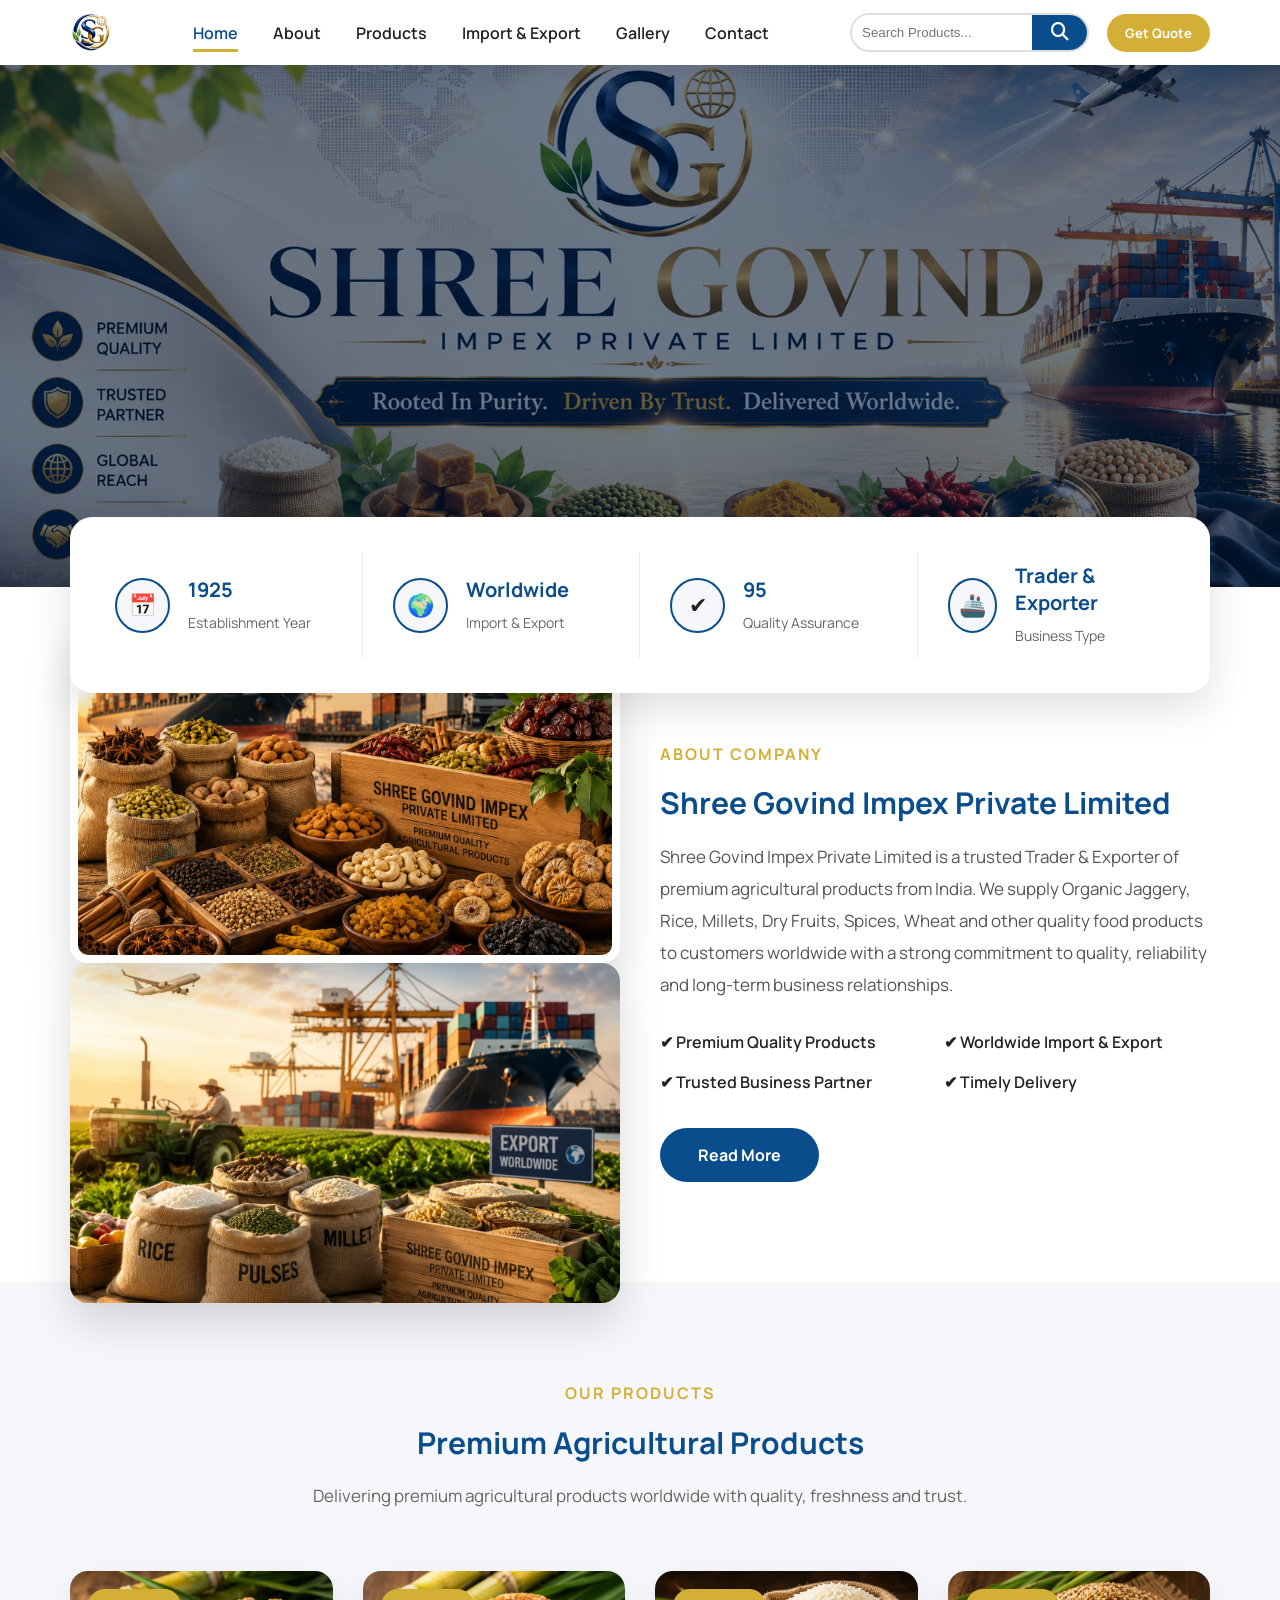
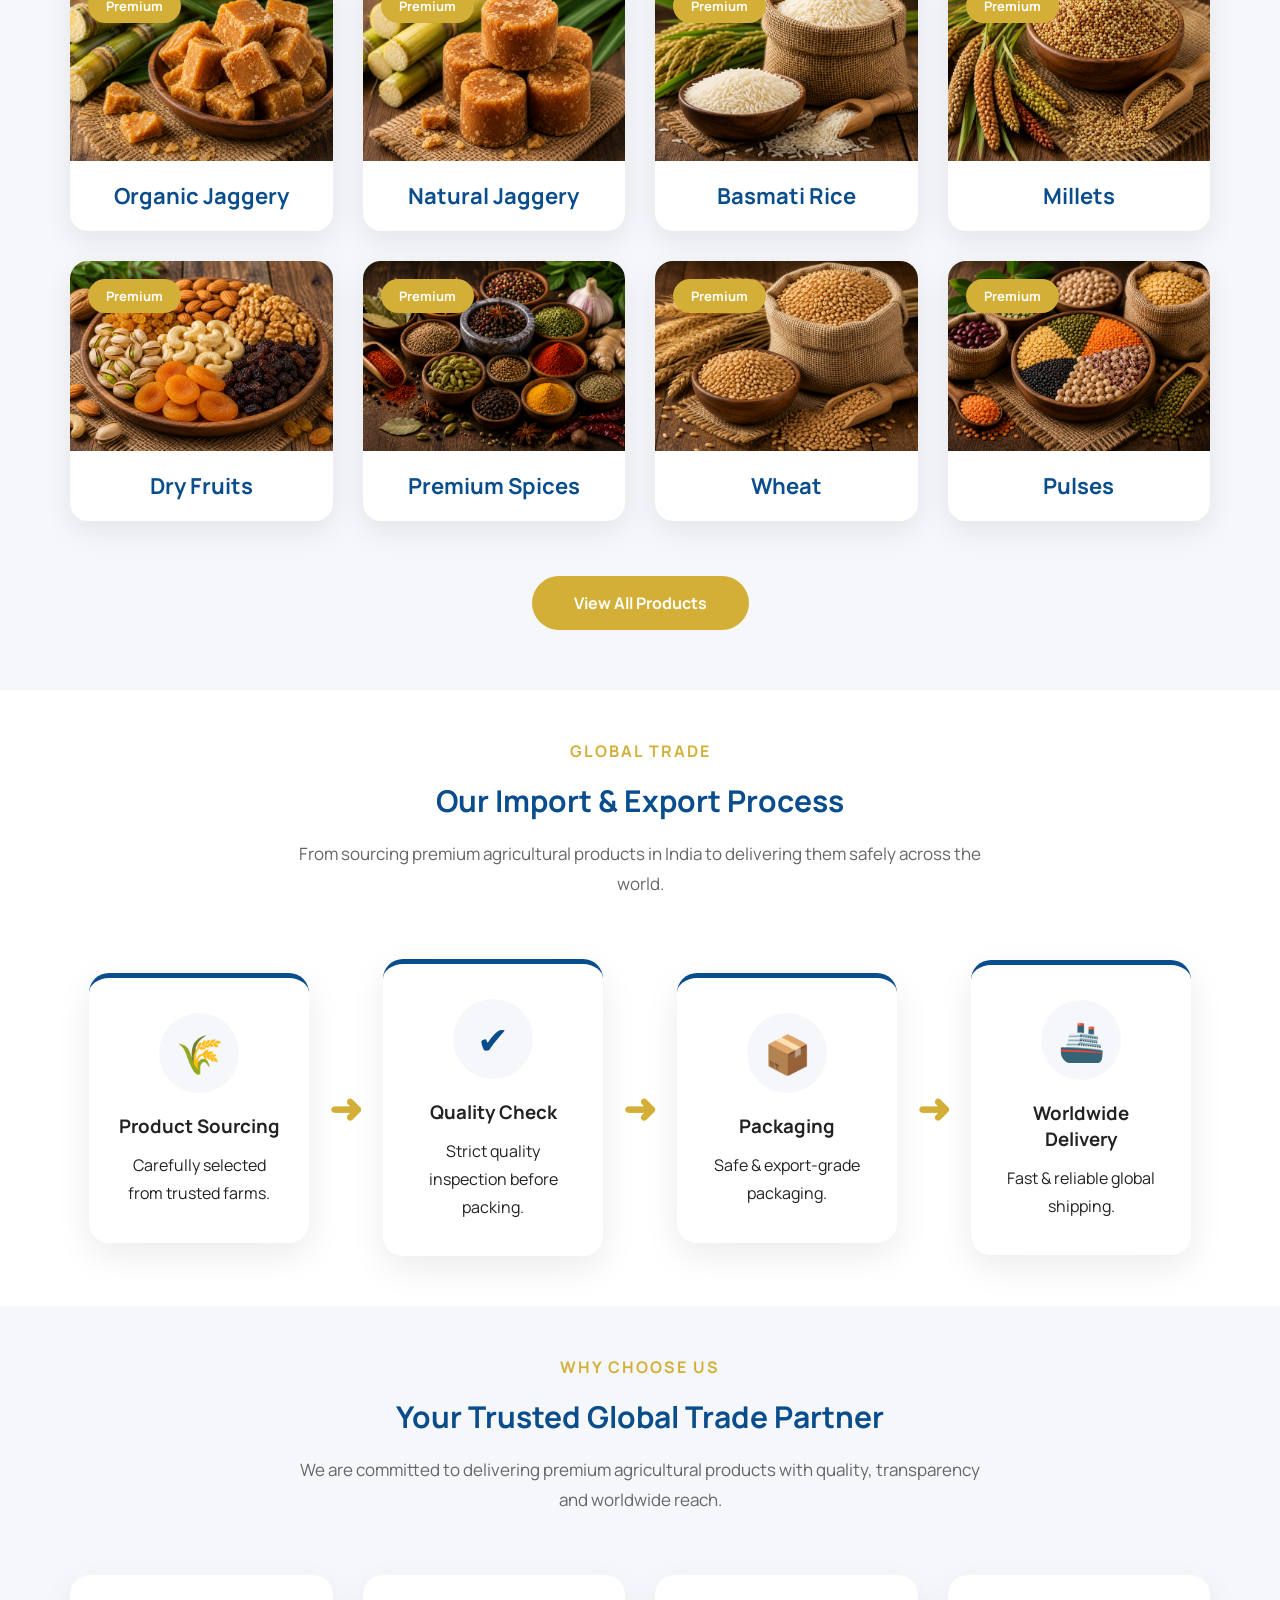
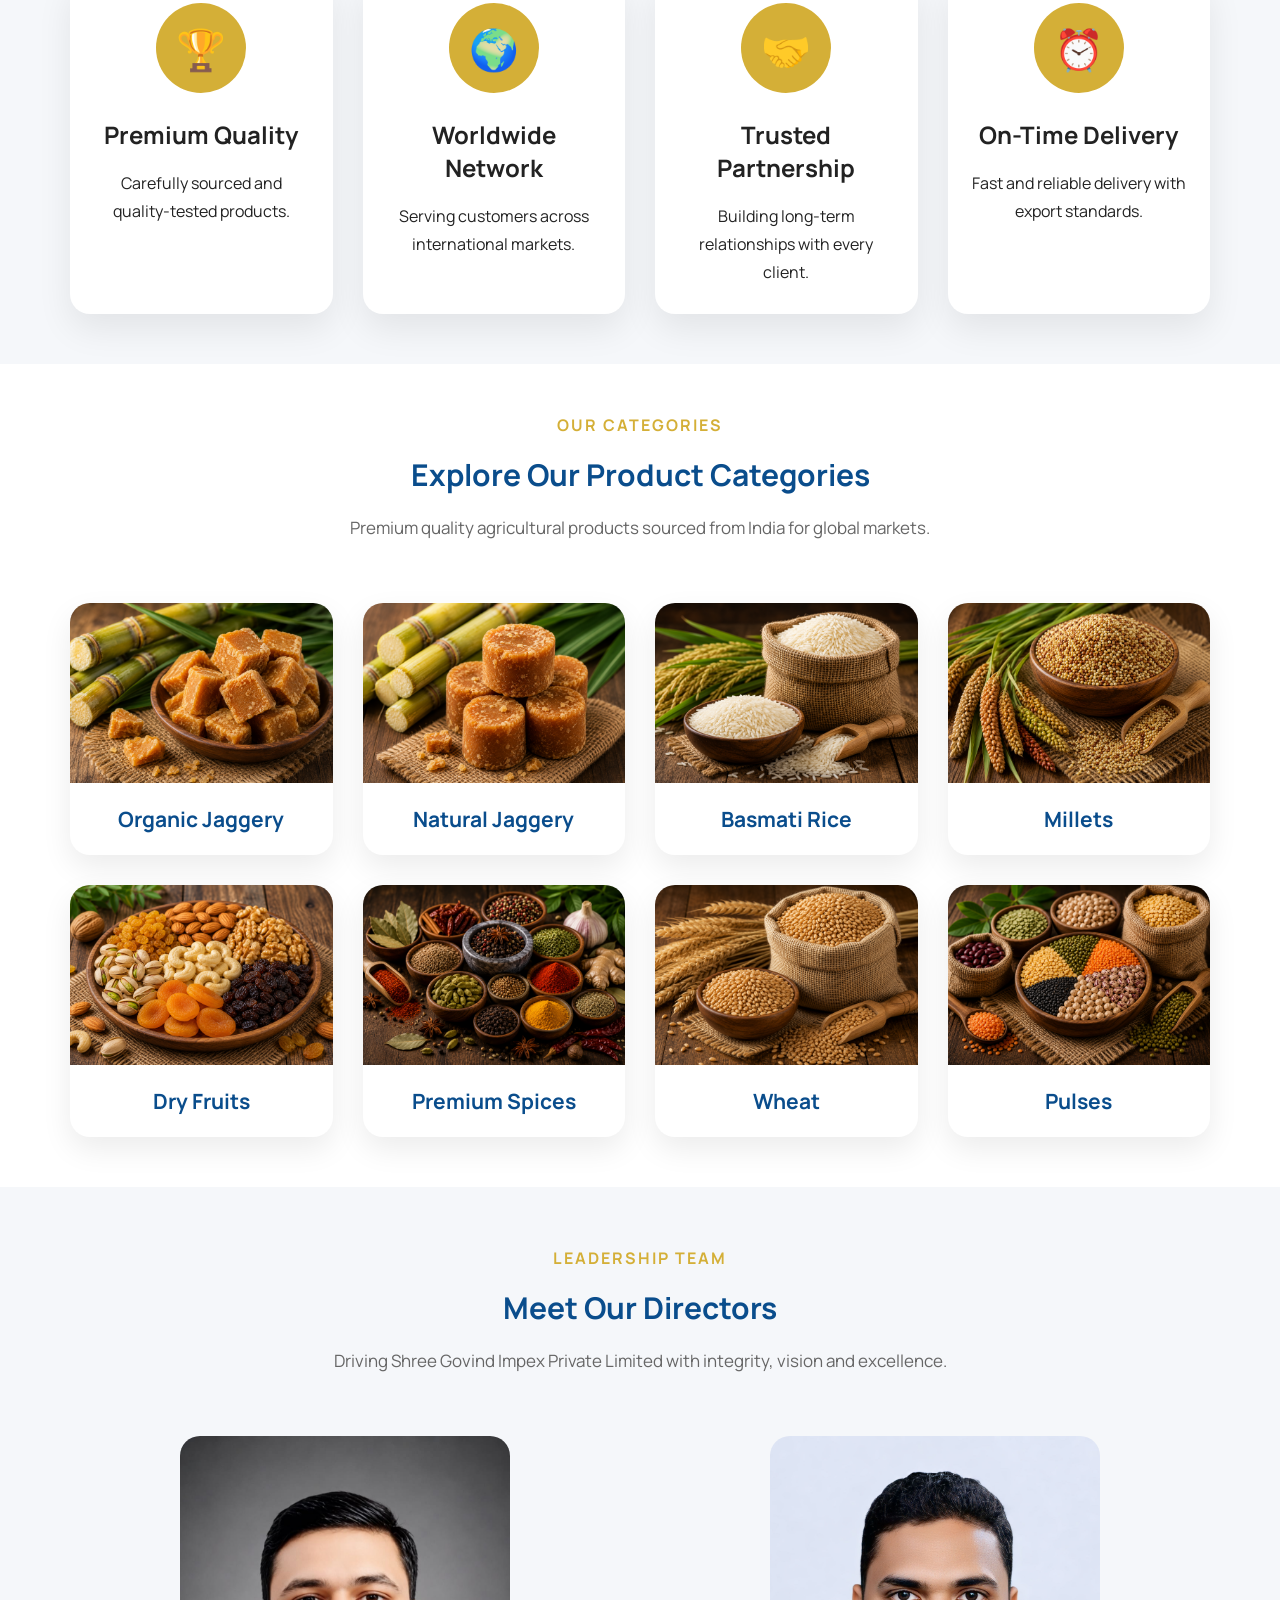
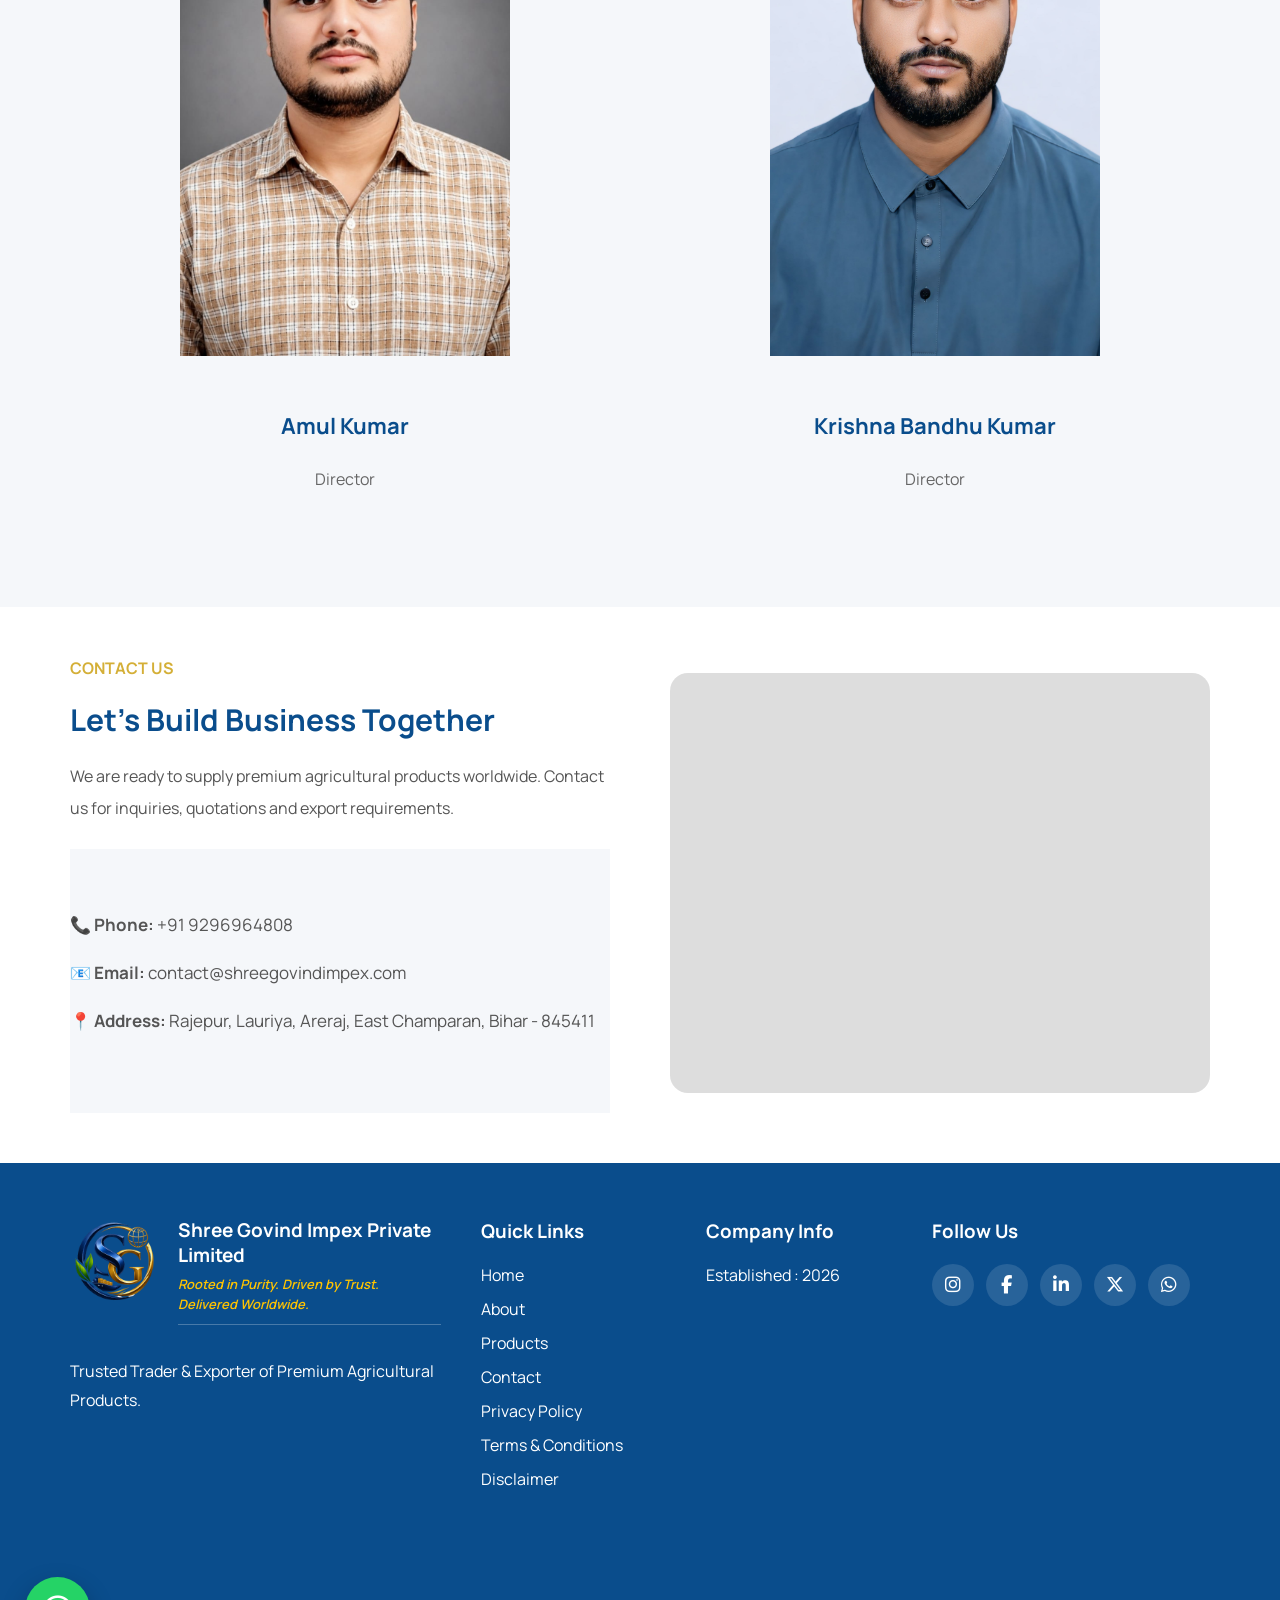
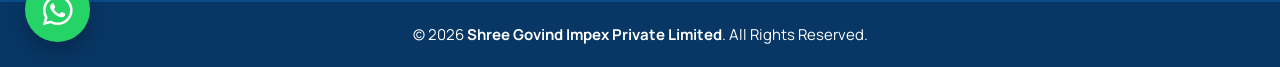
<file: index.html>
<!DOCTYPE html>
<html lang="en">

<head>

  <meta charset="UTF-8">

  <meta name="viewport" content="width=device-width, initial-scale=1.0">

  <meta name="description"
    content="Shree Govind Impex Private Limited is a trusted Trader & Exporter of Organic Jaggery, Rice, Millets, Dry Fruits, Premium Spices, Wheat , Pulses and Agricultural Products from India.">

  <meta name="keywords"
    content="Organic Jaggery Exporter, Basmati Rice Exporter, Indian Spices Exporter, Dry Fruits Supplier, Millets Export, Wheat  Exporter, Agricultural Products India">

  <meta name="author" content="Shree Govind Impex Private Limited">

  <meta name="robots" content="index, follow">

  <meta name="theme-color" content="#0A4D8C">


  <meta property="og:title" content="Shree Govind Impex Private Limited">

  <meta property="og:description" content="Premium Agricultural Products | Trader & Exporter from India">

  <meta property="og:image" content="images/logo.png">

  <meta property="og:type" content="website">

  <meta property="og:url" content="https://shreegovindimpex.com">


  <meta name="twitter:card" content="summary_large_image">

  <meta name="twitter:title" content="Shree Govind Impex Private Limited">

  <meta name="twitter:description" content="Premium Agricultural Products Exporter from India">

  <meta name="twitter:image" content="images/logo.png">

  <link rel="canonical" href="https://shreegovindimpex.com/">






  <title>Shree Govind Impex Private Limited</title>

  <meta name="description"
    content="Shree Govind Impex Private Limited - Trader & Exporter of Organic Jaggery, Rice, Millets, Dry Fruits, Spices and Agricultural Products.">

  <meta name="keywords"
    content="Organic Jaggery, Basmati Rice, Millets, Dry Fruits, Spices, Exporter, Trader, Bihar, India">

  <meta name="author" content="Shree Govind Impex Private Limited">

  <!-- <link rel="icon" href="images/logo.png" type="image/png"> -->

  <link rel="icon" href="/favicon.ico" sizes="any">
  <link rel="icon" type="image/png" sizes="32x32" href="/images/logo.png">
  <link rel="apple-touch-icon" href="/images/logo.png">

  <!-- Google Fonts -->

  <link rel="preconnect" href="https://fonts.googleapis.com">

  <link rel="preconnect" href="https://fonts.gstatic.com" crossorigin>

  <link href="https://fonts.googleapis.com/css2?family=Manrope:wght@300;400;500;600;700;800&display=swap"
    rel="stylesheet">

  <link rel="stylesheet" href="https://cdnjs.cloudflare.com/ajax/libs/font-awesome/6.7.2/css/all.min.css">

  <link href="https://unpkg.com/aos@2.3.4/dist/aos.css" rel="stylesheet">







  <!-- CSS -->

  <link rel="stylesheet" href="css/style.css">



  <script type="application/ld+json">

{

"@context":"https://schema.org",

"@type":"Organization",

"name":"Shree Govind Impex Private Limited",

"url":"https://shreegovindimpex.com",

"logo":"https://shreegovindimpex.com/images/logo.png",

"email":"contact@shreegovindimpex.com",

"telephone":"+91-9296964808",

"address":{

"@type":"PostalAddress",

"streetAddress":"Village Rajepur, Post Office Lauriya",

"addressLocality":"Areraj",

"addressRegion":"Bihar",

"postalCode":"845411",

"addressCountry":"IN"

},

"foundingDate":"2026",

"founders":[

{

"@type":"Person",

"name":"Amul Kumar"

},

{

"@type":"Person",

"name":"Krishna Bandhu Kumar"

}

]

}

</script>

</head>

<body>

  <!--================ SCROLL PROGRESS START ==================-->

  <div id="progressBar"></div>

  <!--================ SCROLL PROGRESS END ==================-->

  <div id="loader">

    <div class="spinner"></div>

  </div>

  <!--================== HEADER START ==================-->

  <header class="header">

    <nav class="navbar container">

      <a href="index.html" class="logo">

        <img src="images/logo.png" alt="Shree Govind Impex">

      </a>

      <div class="menu-toggle">

        <i class="fa-solid fa-bars"></i>

      </div>

      <ul class="nav-menu">

        <li><a href="index.html" class="active">Home</a></li>

        <li><a href="about.html">About</a></li>

        <li><a href="products.html">Products</a></li>
        <li><a href="import-export.html">Import & Export</a></li>

        <li><a href="gallery.html">Gallery</a></li>

        <li><a href="contact.html">Contact</a></li>

      </ul>


      <div class="nav-right">

        <div class="search-box">

          <input type="text" id="searchInput" placeholder="Search Products...">

          <button id="searchBtn">
            <i class="fa-solid fa-magnifying-glass"></i>
          </button>

          </button>

        </div>

        <a href="contact.html" class="quote-btn">

          Get Quote

        </a>

      </div>


    </nav>

  </header>

  <!--================== HEADER END ==================-->

  <!--================ HERO START ================-->

  <section class="hero">

    <div class="hero-slider">

      <div class="slide active">
        <img src="images/hero/hero1.jpg" alt="">
      </div>

      <div class="slide">
        <img src="images/hero/hero2.jpg" alt="">
      </div>

      <div class="slide">
        <img src="images/hero/hero3.jpg" alt="">
      </div>

      <div class="slide">
        <img src="images/hero/hero4.jpg" alt="">
      </div>

      <div class="slide">
        <img src="images/hero/hero5.jpg" alt="">
      </div>

      <div class="slide">
        <img src="images/hero/hero6.jpg" alt="">
      </div>

    </div>

    <div class="hero-overlay"></div>

  </section>

  <!--================ HERO END ================-->

  <!--================== STATISTICS START ==================-->

  <section class="stats">

    <div class="container">

      <div class="stats-box">

        <div class="stat-item">

          <div class="stat-icon">
            📅
          </div>

          <div>

            <h3 class="counter" data-target="2026">0</h3>

            <p>Establishment Year</p>

          </div>

        </div>

        <div class="stat-item">

          <div class="stat-icon">
            🌍
          </div>

          <div>

            <h3>Worldwide</h3>

            <p>Import & Export</p>

          </div>

        </div>

        <div class="stat-item">

          <div class="stat-icon">
            ✔
          </div>

          <div>

            <h3 class="counter" data-target="100">0</h3>

            <p>Quality Assurance</p>

          </div>

        </div>

        <div class="stat-item">

          <div class="stat-icon">
            🚢
          </div>

          <div>

            <h3>Trader & Exporter</h3>

            <p>Business Type</p>

          </div>

        </div>

      </div>

    </div>

  </section>

  <!--================== STATISTICS END ==================-->

  <!--================ ABOUT START ==================-->

  <section id="about" class="about">

    <div class="container about-container">

      <div class="about-images">

        <img src="images/about/about1.jpg" class="img1" alt="">

        <img src="images/about/about2.jpg" class="img2" alt="">

      </div>

      <div class="about-content">

        <span>ABOUT COMPANY</span>

        <h2>
          Shree Govind Impex Private Limited
        </h2>

        <p>

          Shree Govind Impex Private Limited is a trusted Trader & Exporter of premium agricultural products from India.
          We supply Organic Jaggery, Rice, Millets, Dry Fruits, Spices, Wheat and other quality food products to
          customers worldwide with a strong commitment to quality, reliability and long-term business relationships.

        </p>

        <div class="about-features">

          <div>✔ Premium Quality Products</div>

          <div>✔ Worldwide Import & Export</div>

          <div>✔ Trusted Business Partner</div>

          <div>✔ Timely Delivery</div>

        </div>

        <a href="about.html" class="about-btn">
          Read More
        </a>

      </div>

    </div>

  </section>

  <!--================ ABOUT END ==================-->

  <!--================ PRODUCTS START ==================-->

  <section id="products" class="products">

    <div class="container">

      <div class="section-title">

        <span>OUR PRODUCTS</span>

        <h2>Premium Agricultural Products</h2>

        <p>

          Delivering premium agricultural products worldwide with quality, freshness and trust.

        </p>

      </div>

      <div class="product-grid">

        <div class="product-card">

          <img src="images/products/product1.jpg" alt="">
          <div class="product-badge">
            Premium
          </div>

          <div class="product-overlay">

            <a href="products.html" class="explore-btn">

              Explore →

            </a>

          </div>

          <h3>Organic Jaggery</h3>

        </div>

        <div class="product-card">

          <img src="images/products/product2.jpg" alt="">
          <div class="product-badge">
            Premium
          </div>

          <div class="product-overlay">

            <a href="products.html" class="explore-btn">

              Explore →

            </a>

          </div>

          <h3>Natural Jaggery</h3>

        </div>

        <div class="product-card">

          <img src="images/products/product3.jpg" alt="">
          <div class="product-badge">
            Premium
          </div>

          <div class="product-overlay">

            <a href="products.html" class="explore-btn">

              Explore →

            </a>

          </div>

          <h3>Basmati Rice</h3>

        </div>

        <div class="product-card">

          <img src="images/products/product4.jpg" alt="">
          <div class="product-badge">
            Premium
          </div>

          <div class="product-overlay">

            <a href="products.html" class="explore-btn">

              Explore →

            </a>

          </div>

          <h3>Millets</h3>

        </div>

        <div class="product-card">

          <img src="images/products/product5.jpg" alt="">
          <div class="product-badge">
            Premium
          </div>

          <div class="product-overlay">

            <a href="products.html" class="explore-btn">

              Explore →

            </a>

          </div>

          <h3>Dry Fruits</h3>

        </div>

        <div class="product-card">

          <img src="images/products/product6.jpg" alt="">
          <div class="product-badge">
            Premium
          </div>

          <div class="product-overlay">

            <a href="products.html" class="explore-btn">

              Explore →

            </a>

          </div>

          <h3>Premium Spices</h3>

        </div>

        <div class="product-card">

          <img src="images/products/product7.jpg" alt="">
          <div class="product-badge">
            Premium
          </div>

          <div class="product-overlay">

            <a href="products.html" class="explore-btn">

              Explore →

            </a>

          </div>

          <h3>Wheat</h3>

        </div>

        <div class="product-card">

          <img src="images/products/product8.jpg" alt="">
          <div class="product-badge">
            Premium
          </div>

          <div class="product-overlay">

            <a href="products.html" class="explore-btn">

              Explore →

            </a>

          </div>

          <h3>Pulses</h3>

        </div>

      </div>

      <div class="product-btn">

        <a href="products.html">

          View All Products

        </a>

      </div>

    </div>

  </section>

  <!--================ PRODUCTS END ==================-->

  <!--================ IMPORT EXPORT START ==================-->

  <section class="trade">

    <div class="container">

      <div class="section-title">

        <span>GLOBAL TRADE</span>

        <h2>Our Import & Export Process</h2>

        <p>

          From sourcing premium agricultural products in India to delivering them safely across the world.

        </p>

      </div>

      <div class="trade-process">

        <div class="trade-card">

          <div class="trade-icon">🌾</div>

          <h3>Product Sourcing</h3>

          <p>Carefully selected from trusted farms.</p>

        </div>

        <div class="arrow">➜</div>

        <div class="trade-card">

          <div class="trade-icon">✔</div>

          <h3>Quality Check</h3>

          <p>Strict quality inspection before packing.</p>

        </div>

        <div class="arrow">➜</div>

        <div class="trade-card">

          <div class="trade-icon">📦</div>

          <h3>Packaging</h3>

          <p>Safe & export-grade packaging.</p>

        </div>

        <div class="arrow">➜</div>

        <div class="trade-card">

          <div class="trade-icon">🚢</div>

          <h3>Worldwide Delivery</h3>

          <p>Fast & reliable global shipping.</p>

        </div>

      </div>

    </div>

  </section>

  <!--================ IMPORT EXPORT END ==================-->

  <!--================ WHY CHOOSE US START ==================-->

  <section class="why-us">

    <div class="container">

      <div class="section-title">

        <span>WHY CHOOSE US</span>

        <h2>Your Trusted Global Trade Partner</h2>

        <p>

          We are committed to delivering premium agricultural products with quality, transparency and worldwide reach.

        </p>

      </div>

      <div class="why-grid">

        <div class="why-card">

          <div class="why-icon">🏆</div>

          <h3>Premium Quality</h3>

          <p>Carefully sourced and quality-tested products.</p>

        </div>

        <div class="why-card">

          <div class="why-icon">🌍</div>

          <h3>Worldwide Network</h3>

          <p>Serving customers across international markets.</p>

        </div>

        <div class="why-card">

          <div class="why-icon">🤝</div>

          <h3>Trusted Partnership</h3>

          <p>Building long-term relationships with every client.</p>

        </div>

        <div class="why-card">

          <div class="why-icon">⏰</div>

          <h3>On-Time Delivery</h3>

          <p>Fast and reliable delivery with export standards.</p>

        </div>

      </div>

    </div>

  </section>

  <!--================ WHY CHOOSE US END ==================-->

  <!--================ FEATURED CATEGORIES START ==================-->

  <section class="categories">

    <div class="container">

      <div class="section-title">

        <span>OUR CATEGORIES</span>

        <h2>Explore Our Product Categories</h2>

        <p>

          Premium quality agricultural products sourced from India for global markets.

        </p>

      </div>

      <div class="category-grid">

        <div class="category-card">
          <img src="images/products/product1.jpg" alt="">
          <h3>Organic Jaggery</h3>
        </div>

        <div class="category-card">
          <img src="images/products/product2.jpg" alt="">
          <h3>Natural Jaggery</h3>
        </div>

        <div class="category-card">
          <img src="images/products/product3.jpg" alt="">
          <h3>Basmati Rice</h3>
        </div>

        <div class="category-card">
          <img src="images/products/product4.jpg" alt="">
          <h3>Millets</h3>
        </div>

        <div class="category-card">
          <img src="images/products/product5.jpg" alt="">
          <h3>Dry Fruits</h3>
        </div>

        <div class="category-card">
          <img src="images/products/product6.jpg" alt="">
          <h3>Premium Spices</h3>
        </div>

        <div class="category-card">
          <img src="images/products/product7.jpg" alt="">
          <h3>Wheat </h3>
        </div>

        <div class="category-card">
          <img src="images/products/product8.jpg" alt="">
          <h3>Pulses</h3>
        </div>

      </div>

    </div>

  </section>

  <!--================ FEATURED CATEGORIES END ==================-->





  <!--================ DIRECTORS START ==================-->

  <section class="directors">

    <div class="container">

      <div class="section-title">

        <span>LEADERSHIP TEAM</span>

        <h2>Meet Our Directors</h2>

        <p>

          Driving Shree Govind Impex Private Limited with integrity, vision and excellence.

        </p>

      </div>

      <div class="director-grid">

        <div class="director-card">

          <img src="images/directors/director1.jpg" alt="Amul Kumar">

          <div class="director-content">

            <h3>Amul Kumar</h3>

            <p>Director</p>

          </div>

        </div>

        <div class="director-card">

          <img src="images/directors/director2.jpg" alt="Krishna Bandhu Kumar">

          <div class="director-content">

            <h3>Krishna Bandhu Kumar</h3>

            <p>Director</p>

          </div>

        </div>

      </div>

    </div>

  </section>

  <!--================ DIRECTORS END ==================-->

  <!--================ CONTACT START ==================-->

  <section id="contact" class="contact-section">

    <div class="container">

      <div class="contact-box">

        <div class="contact-left">

          <span>CONTACT US</span>

          <h2>Let's Build Business Together</h2>

          <p>

            We are ready to supply premium agricultural products worldwide.
            Contact us for inquiries, quotations and export requirements.

          </p>

          <div class="contact-info">

            <p><strong>📞 Phone:</strong> +91 9296964808</p>

            <p><strong>📧 Email:</strong> contact@shreegovindimpex.com</p>

            <p><strong>📍 Address:</strong> Rajepur, Lauriya, Areraj, East Champaran, Bihar - 845411</p>

          </div>

        </div>

        <div class="contact-right">
          <iframe
            src="https://www.google.com/maps/embed?pb=!1m14!1m12!1m3!1d892.1836954196133!2d84.63820436728712!3d26.56078687138008!2m3!1f0!2f0!3f0!3m2!1i1024!2i768!4f13.1!5e0!3m2!1sen!2sin!4v1784184813692!5m2!1sen!2sin"
            width="600" height="450" style="border:0;" allowfullscreen="" loading="lazy"
            referrerpolicy="strict-origin-when-cross-origin"></iframe>


        </div>

      </div>

    </div>

  </section>

  <!--================ CONTACT END ==================-->

  <!--================ FOOTER START ==================-->

  <footer class="footer">

    <div class="container footer-grid">

      <div>

        <div class="footer-brand">

          <img src="images/logo.png" class="footer-logo" alt="Logo">

          <div class="footer-brand-text">

            <h3 class="footer-company-name">
              Shree Govind Impex Private Limited
            </h3>

            <p class="footer-tagline">
              Rooted in Purity. Driven by Trust. Delivered Worldwide.
            </p>
            <div class="footer-divider"></div>
          </div>

        </div>

        <p class="footer-desc">
          Trusted Trader & Exporter of Premium Agricultural Products.
        </p>

      </div>

      <div>

        <h3>Quick Links</h3>

        <ul>

          <li><a href="index.html">Home</a></li>

          <li><a href="about.html">About</a></li>

          <li><a href="products.html">Products</a></li>

          <li><a href="contact.html">Contact</a></li>

          <li><a href="privacy-policy.html">Privacy Policy</a></li>

          <li><a href="terms-conditions.html">Terms & Conditions</a></li>

          <li><a href="disclaimer.html">Disclaimer</a></li>


        </ul>

      </div>

      <div>

        <h3>Company Info</h3>
    
        <p>Established : 2026</p>

      </div>

      <div>

        <h3>Follow Us</h3>

        <div class="social">

          <a href="https://www.instagram.com/sg.impex.pvt.ltd?igsh=MWx4eXN3MWVhdzFzbA==" aria-label="Instagram">

            <i class="fab fa-instagram"></i>

          </a>

          <a href="https://www.facebook.com/share/19L2vbFBPQ/" aria-label="Facebook">

            <i class="fab fa-facebook-f"></i>

          </a>

          <a href="https://www.linkedin.com/in/shreegovindimpex?utm_source=share_via&utm_content=profile&utm_medium=member_android"
            aria-label="LinkedIn">

            <i class="fab fa-linkedin-in"></i>

          </a>

          <a href="https://x.com/ShreeGovidimpex" aria-label="X">

            <i class="fab fa-x-twitter"></i>

          </a>

          <a href="https://wa.me/919296964808" aria-label="WhatsApp">

            <i class="fab fa-whatsapp"></i>

          </a>

        </div>

      </div>

    </div>

    <div class="copyright">

      © 2026 <strong>Shree Govind Impex Private Limited</strong>. All Rights Reserved.

    </div>

  </footer>

  <!--================ FOOTER END ==================-->

  <!--================ WHATSAPP ==================-->

  <!-- WhatsApp Floating Button -->

  <a href="https://wa.me/919296964808" class="whatsapp" target="_blank">
    <i class="fab fa-whatsapp"></i>
  </a>

  <!--================ SCROLL TOP ==================-->

  <button id="topBtn">

    ⬆

  </button>




  <script src="js/script.js"></script>
  <script src="https://unpkg.com/aos@2.3.4/dist/aos.js"></script>
</body>

</html>
</file>
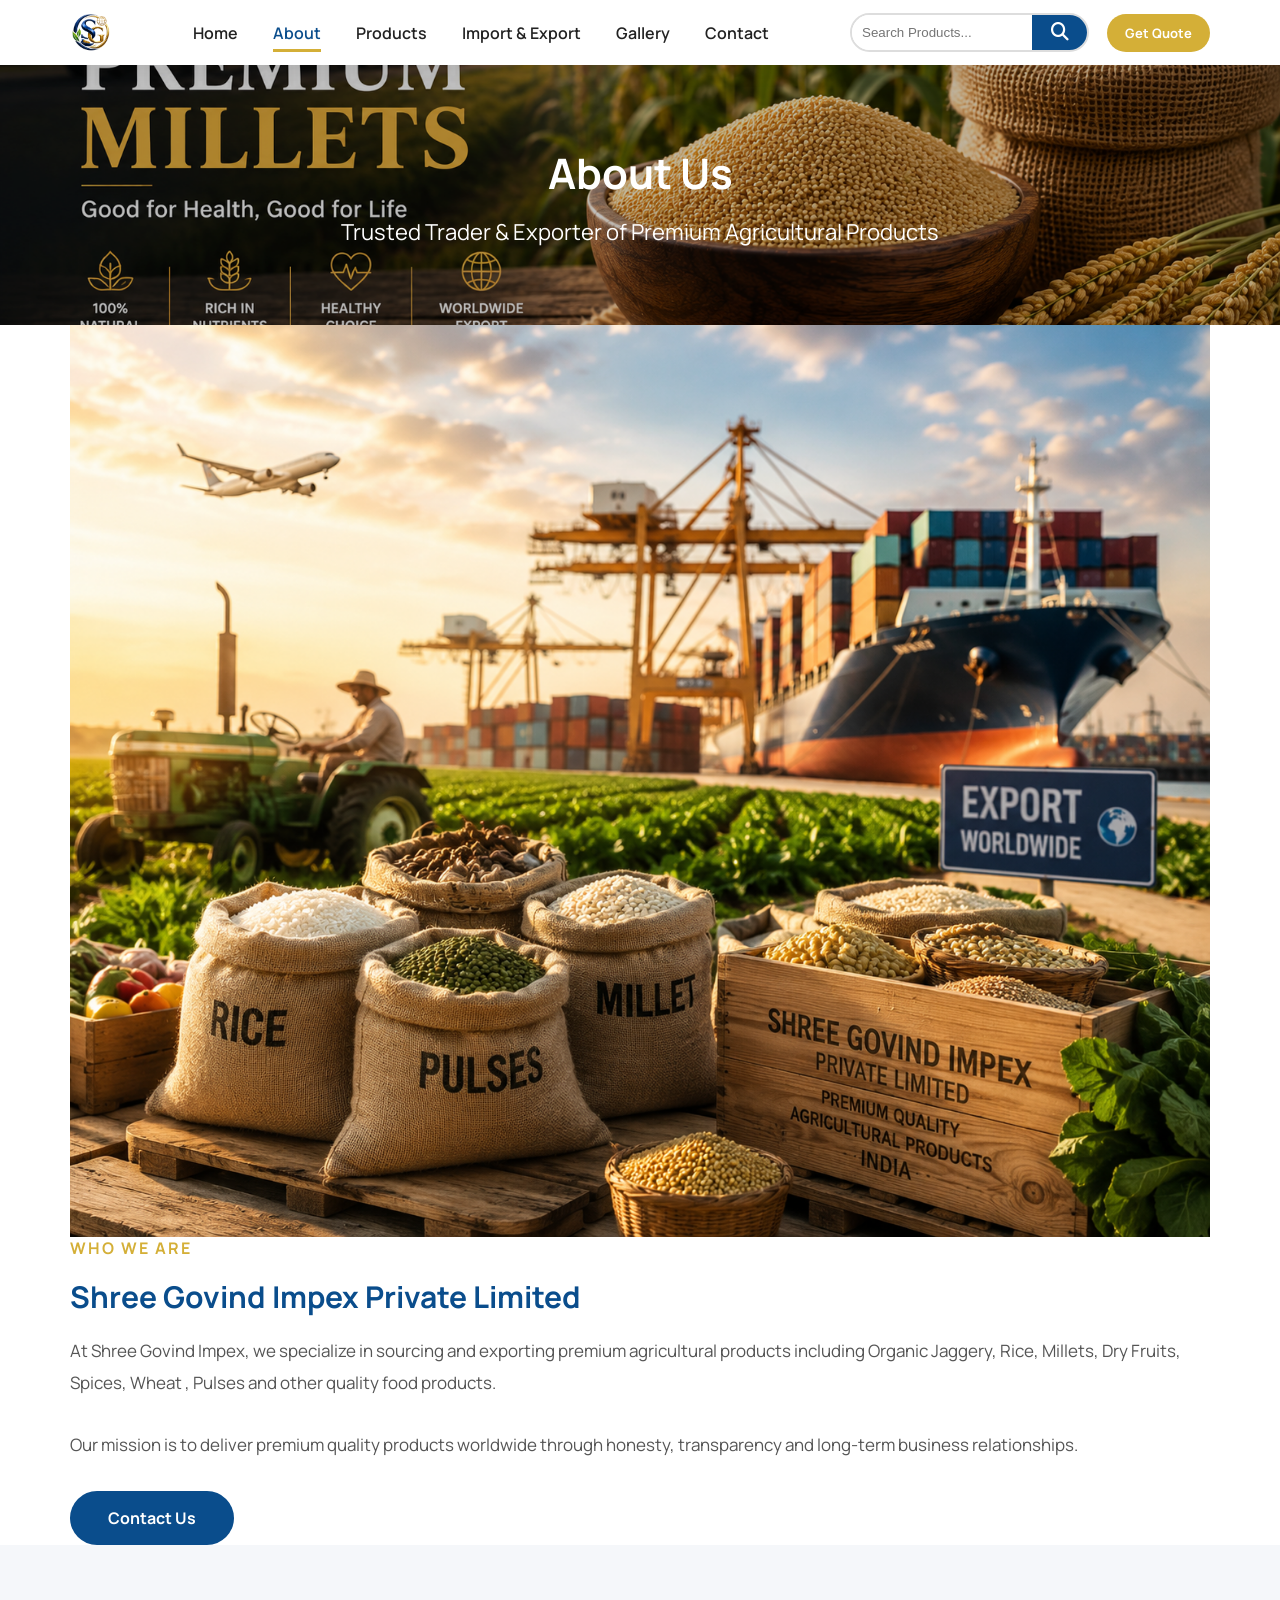
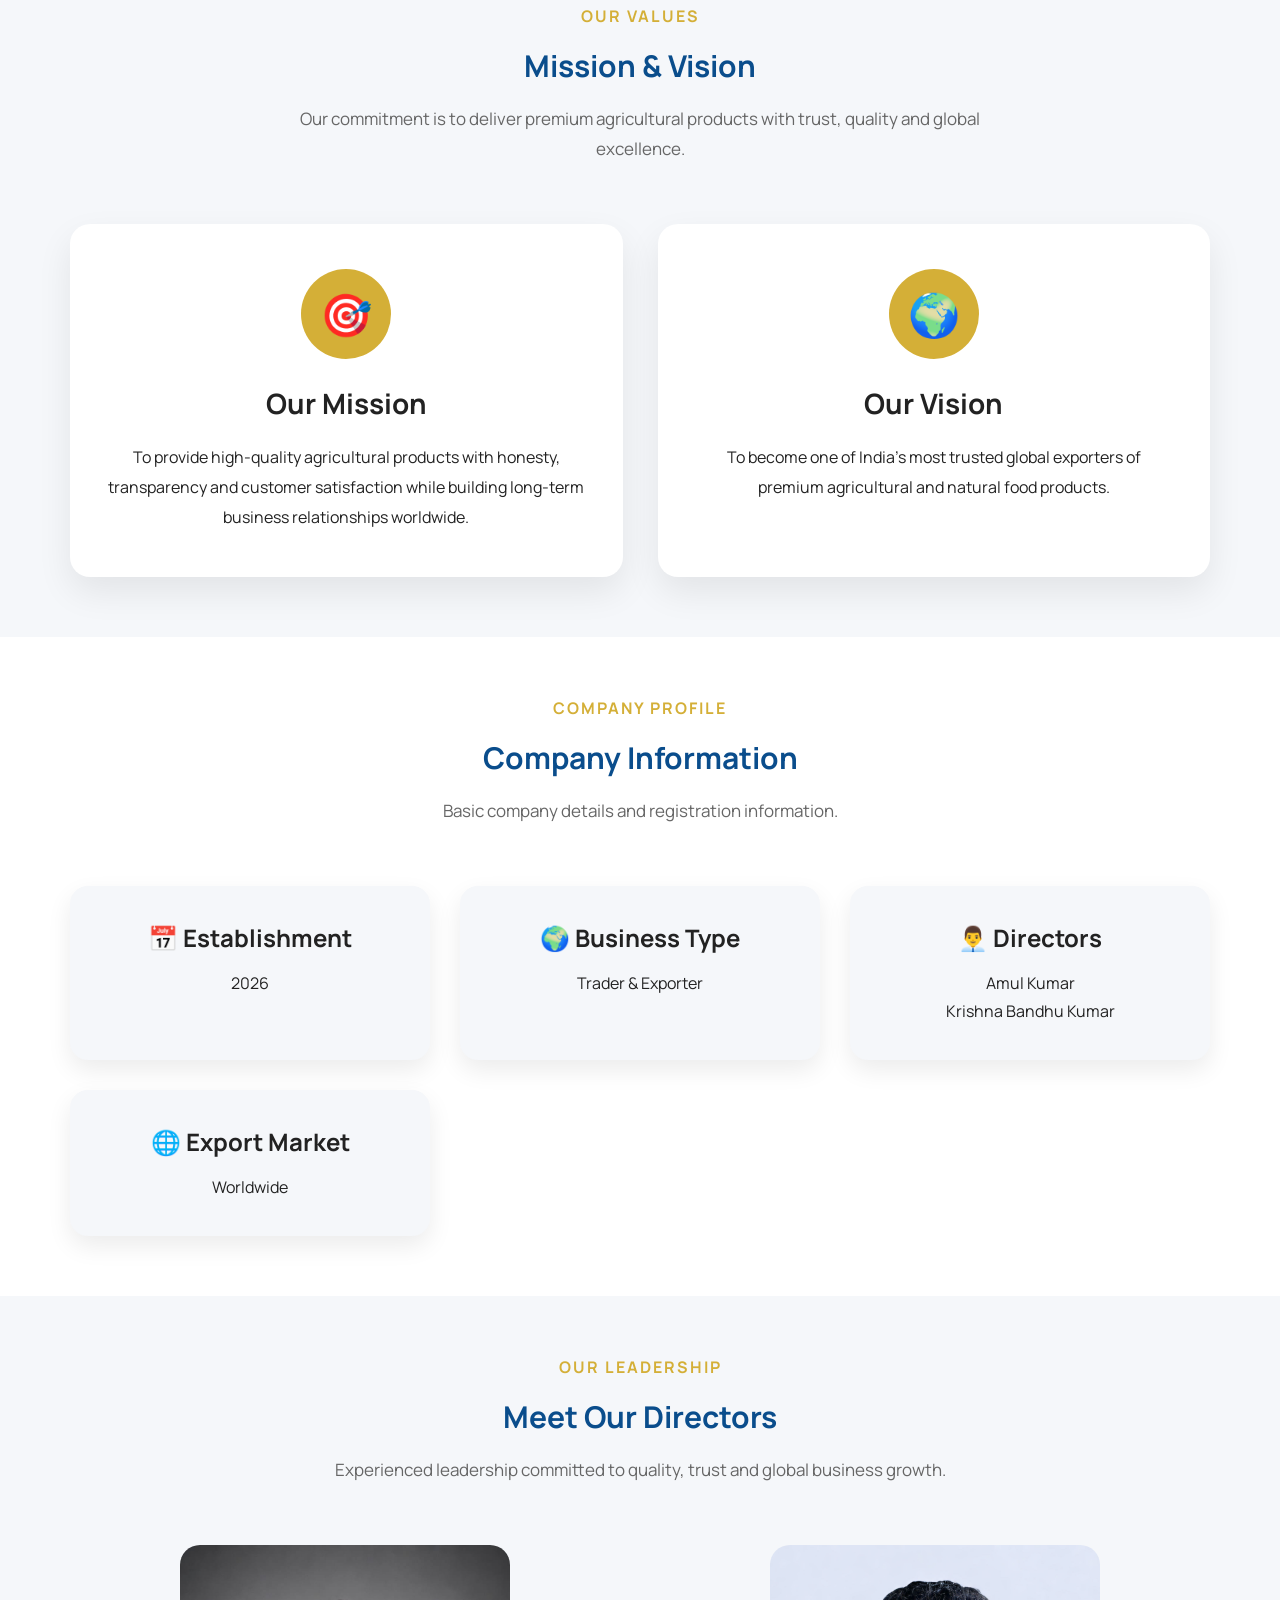
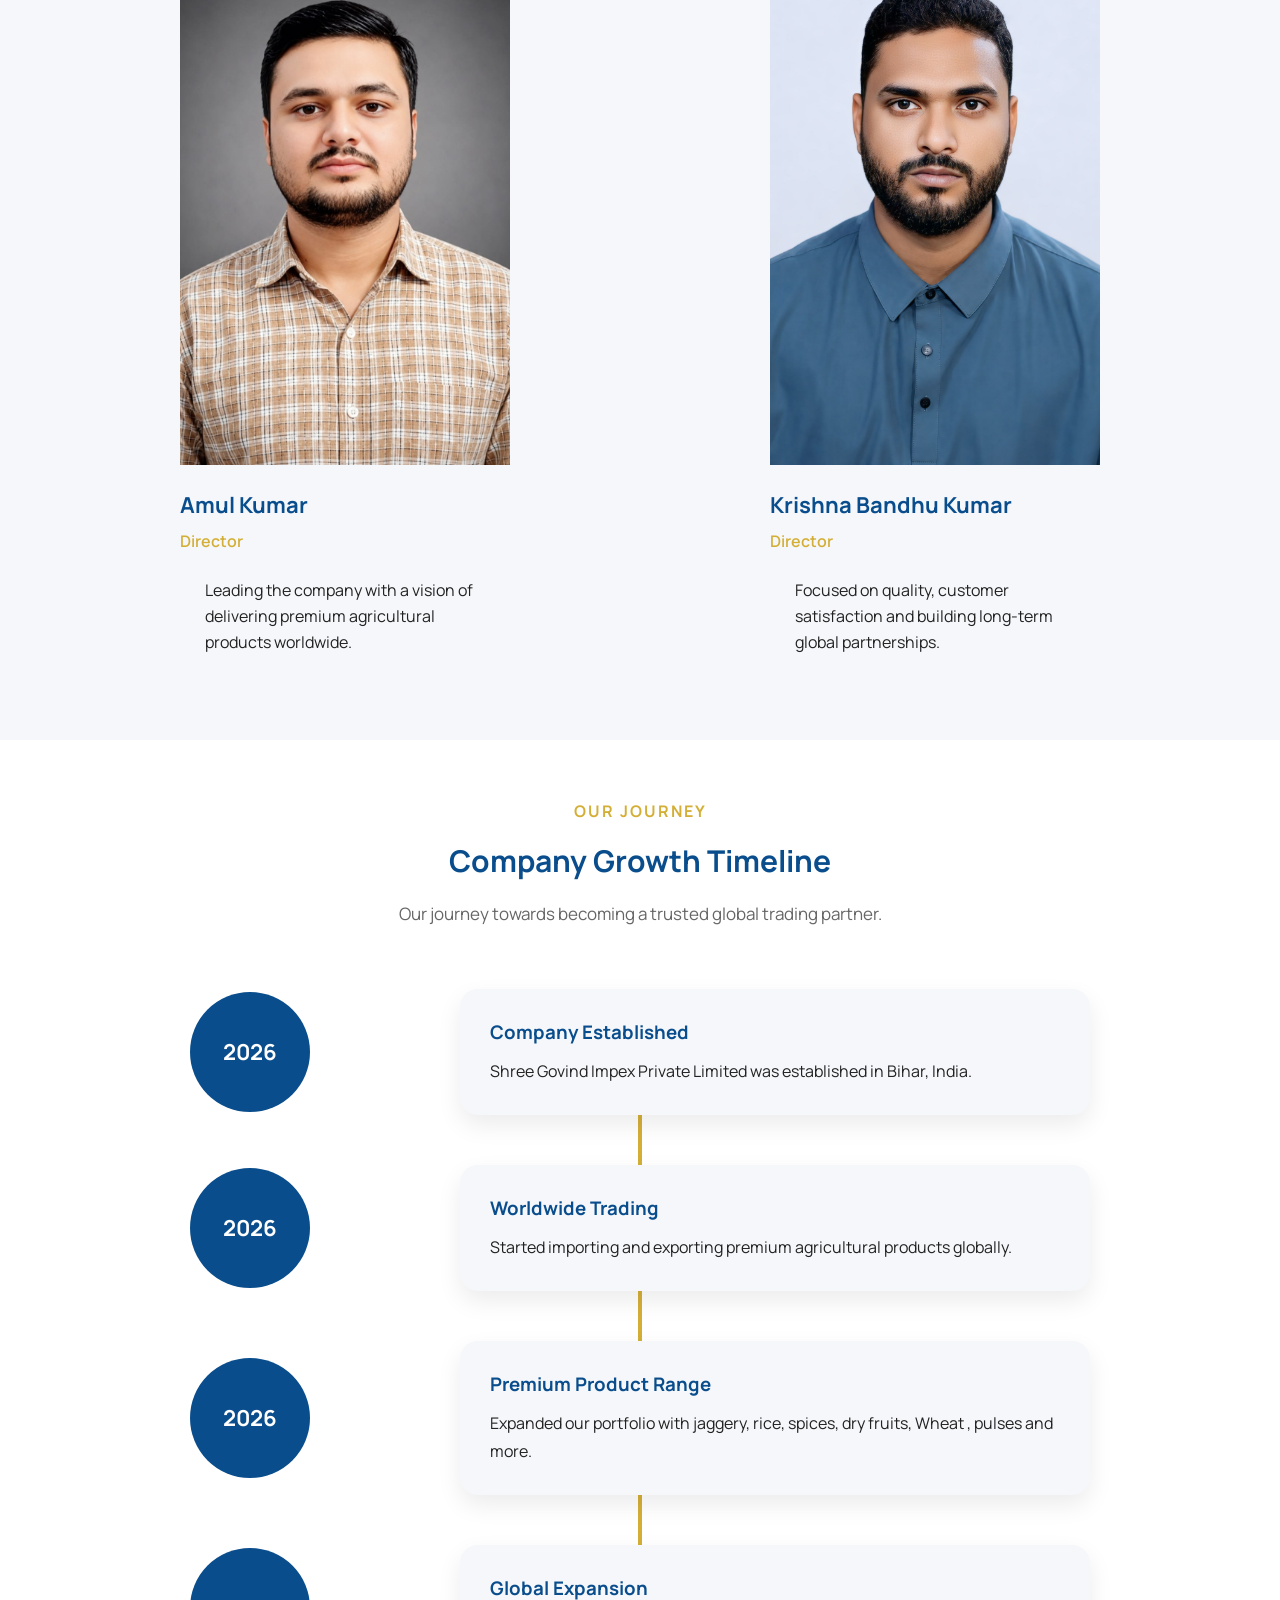
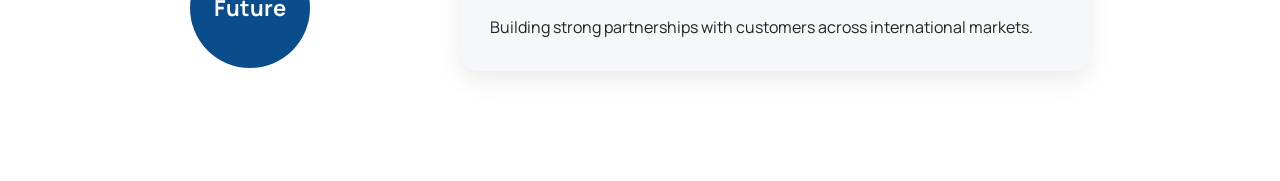
<file: about.html>
<!DOCTYPE html>
<html lang="en">

<head>

  <meta charset="UTF-8">

  <meta name="viewport" content="width=device-width, initial-scale=1.0">

  <title>About Us | Shree Govind Impex Private Limited</title>

  <meta name="description" content="About Shree Govind Impex Private Limited">

  <link rel="icon" href="images/logo.png">

  <link rel="preconnect" href="https://fonts.googleapis.com">

  <link rel="preconnect" href="https://fonts.gstatic.com" crossorigin>

  <link href="https://fonts.googleapis.com/css2?family=Manrope:wght@300;400;500;600;700;800&display=swap"
    rel="stylesheet">

  <link rel="stylesheet" href="https://cdnjs.cloudflare.com/ajax/libs/font-awesome/6.7.2/css/all.min.css">

  <link rel="stylesheet" href="css/style.css">

</head>

<body>

  <!--================ SCROLL PROGRESS START ==================-->

  <div id="progressBar"></div>

  <!--================ SCROLL PROGRESS END ==================-->

  <div id="loader">

    <div class="spinner"></div>

  </div>

  <!--================== HEADER START ==================-->

  <header class="header">

    <nav class="navbar container">

      <a href="index.html" class="logo">

        <img src="images/logo.png" alt="Shree Govind Impex">

      </a>

      <div class="menu-toggle">

        <i class="fa-solid fa-bars"></i>

      </div>

      <ul class="nav-menu">

        <li><a href="index.html">Home</a></li>

        <li><a href="about.html" class="active">About</a></li>

        <li><a href="products.html">Products</a></li>
        <li><a href="import-export.html">Import & Export</a></li>
        <li><a href="gallery.html">Gallery</a></li>

        <li><a href="contact.html">Contact</a></li>

      </ul>


      <div class="nav-right">

        <div class="search-box">

          <input type="text" id="searchInput" placeholder="Search Products...">

          <button id="searchBtn">
            <i class="fa-solid fa-magnifying-glass"></i>
          </button>

        </div>

        <a href="contact.html" class="quote-btn">

          Get Quote

        </a>

      </div>


    </nav>

  </header>

  <!--================== HEADER END ==================-->

  <!--================ ABOUT BANNER ==================-->

  <section class="page-banner">

    <div class="banner-overlay"></div>

    <div class="container">

      <h1>About Us</h1>

      <p>Trusted Trader & Exporter of Premium Agricultural Products</p>

    </div>

  </section>


  <!--================ ABOUT COMPANY ==================-->

  <section class="about-company">

    <div class="container">

      <div class="about-grid">

        <div class="about-image">

          <img src="images/about/about1.jpg" alt="About Company">

        </div>

        <div class="about-content">

          <span>WHO WE ARE</span>

          <h2>Shree Govind Impex Private Limited</h2>

          <p>

            At Shree Govind Impex, we specialize in sourcing and exporting premium agricultural products including
            Organic Jaggery, Rice, Millets, Dry Fruits, Spices, Wheat , Pulses and other quality food products.

          </p>

          <p>

            Our mission is to deliver premium quality products worldwide through honesty, transparency and long-term
            business relationships.

          </p>

          <a href="contact.html" class="about-btn">

            Contact Us

          </a>

        </div>

      </div>

    </div>

  </section>


  <!--================ ABOUT COMPANY END ==================-->

  <!--================ MISSION & VISION ==================-->

  <section class="mission">

    <div class="container">

      <div class="section-title">

        <span>OUR VALUES</span>

        <h2>Mission & Vision</h2>

        <p>

          Our commitment is to deliver premium agricultural products with trust, quality and global excellence.

        </p>

      </div>

      <div class="mission-grid">

        <div class="mission-card">

          <div class="mission-icon">

            🎯

          </div>

          <h3>Our Mission</h3>

          <p>

            To provide high-quality agricultural products with honesty, transparency and customer satisfaction while
            building long-term business relationships worldwide.

          </p>

        </div>

        <div class="mission-card">

          <div class="mission-icon">

            🌍

          </div>

          <h3>Our Vision</h3>

          <p>

            To become one of India's most trusted global exporters of premium agricultural and natural food products.

          </p>

        </div>

      </div>

    </div>

  </section>

  <!--================ MISSION & VISION END ==================-->

  <!--================ COMPANY INFO START ==================-->

  <section class="company-info">

    <div class="container">

      <div class="section-title">

        <span>COMPANY PROFILE</span>

        <h2>Company Information</h2>

        <p>

          Basic company details and registration information.

        </p>

      </div>

      <div class="info-grid">

        <div class="info-card">

          <h3>📅 Establishment</h3>

          <p>2026</p>

        </div>

        <div class="info-card">

          <h3>🌍 Business Type</h3>

          <p>Trader & Exporter</p>

        </div>

        <div class="info-card">

          <h3>👨‍💼 Directors</h3>

          <p>Amul Kumar<br>Krishna Bandhu Kumar</p>

        </div>


        <div class="info-card">

          <h3>🌐 Export Market</h3>

          <p>Worldwide</p>

        </div>

      </div>

    </div>

  </section>

  <!--================ COMPANY INFO END ==================-->

  <!--================ DIRECTORS START ==================-->

  <section class="directors">

    <div class="container">

      <div class="section-title">

        <span>OUR LEADERSHIP</span>

        <h2>Meet Our Directors</h2>

        <p>

          Experienced leadership committed to quality, trust and global business growth.

        </p>

      </div>

      <div class="director-grid">

        <div class="director-card">

          <img src="images/directors/director1.jpg" alt="Amul Kumar">

          <h3>Amul Kumar</h3>

          <span>Director</span>

          <p>

            Leading the company with a vision of delivering premium agricultural products worldwide.

          </p>

        </div>

        <div class="director-card">

          <img src="images/directors/director2.jpg" alt="Krishna Bandhu Kumar">

          <h3>Krishna Bandhu Kumar</h3>

          <span>Director</span>

          <p>

            Focused on quality, customer satisfaction and building long-term global partnerships.

          </p>

        </div>

      </div>

    </div>

  </section>

  <!--================ DIRECTORS END ==================-->

  <!--================ OUR JOURNEY START ==================-->

  <section class="journey">

    <div class="container">

      <div class="section-title">

        <span>OUR JOURNEY</span>

        <h2>Company Growth Timeline</h2>

        <p>

          Our journey towards becoming a trusted global trading partner.

        </p>

      </div>

      <div class="timeline">

        <div class="timeline-item">

          <div class="timeline-year">2026</div>

          <div class="timeline-content">

            <h3>Company Established</h3>

            <p>Shree Govind Impex Private Limited was established in Bihar, India.</p>

          </div>

        </div>

        <div class="timeline-item">

          <div class="timeline-year">2026</div>

          <div class="timeline-content">

            <h3>Worldwide Trading</h3>

            <p>Started importing and exporting premium agricultural products globally.</p>

          </div>

        </div>

        <div class="timeline-item">

          <div class="timeline-year">2026</div>

          <div class="timeline-content">

            <h3>Premium Product Range</h3>

            <p>Expanded our portfolio with jaggery, rice, spices, dry fruits, Wheat , pulses and more.</p>

          </div>

        </div>

        <div class="timeline-item">

          <div class="timeline-year">Future</div>

          <div class="timeline-content">

            <h3>Global Expansion</h3>

            <p>Building strong partnerships with customers across international markets.</p>

          </div>

        </div>

      </div>

    </div>

  </section>

  <!--================ OUR JOURNEY END ==================-->










  <script src="js/script.js"></script>

</body>

</html>
</file>
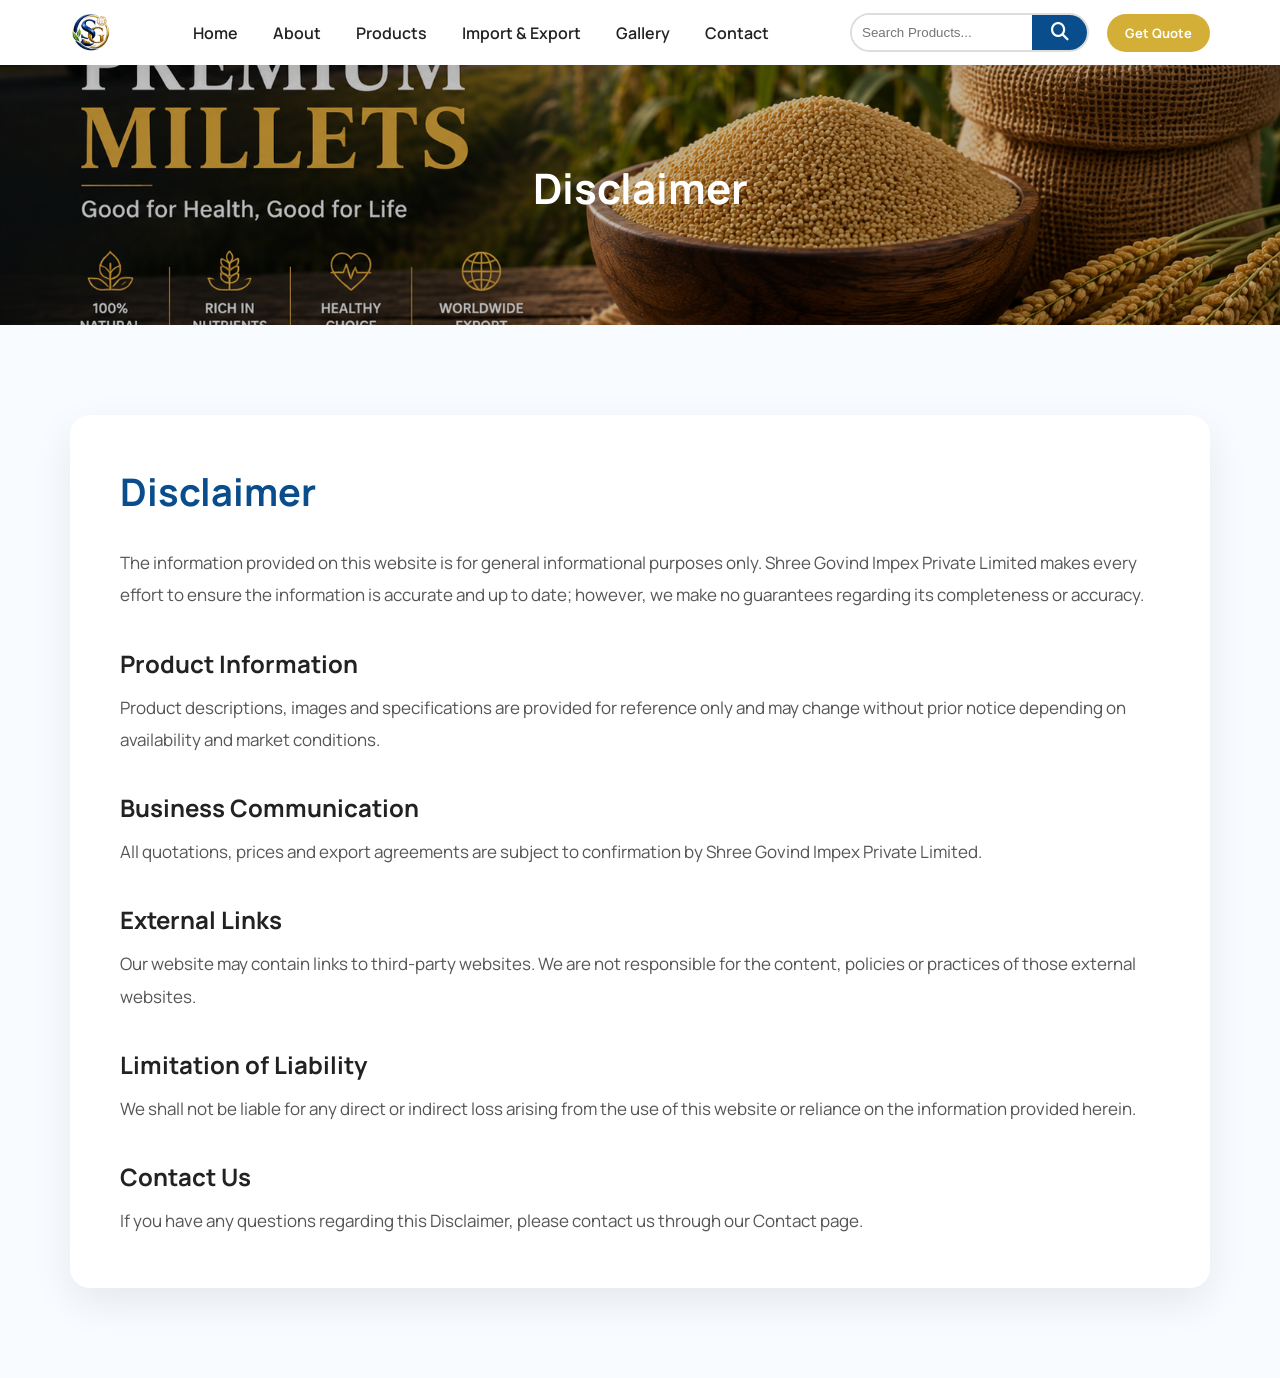
<file: disclaimer.html>
<!DOCTYPE html>
<html lang="en">

<head>

  <meta charset="UTF-8">
  <meta name="viewport" content="width=device-width, initial-scale=1.0">

  <title>Disclaimer | Shree Govind Impex Private Limited</title>

  <meta name="description" content="Disclaimer - Shree Govind Impex Private Limited">

  <link rel="icon" href="images/logo.png">

  <link rel="preconnect" href="https://fonts.googleapis.com">
  <link rel="preconnect" href="https://fonts.gstatic.com" crossorigin>

  <link href="https://fonts.googleapis.com/css2?family=Manrope:wght@300;400;500;600;700;800&display=swap"
    rel="stylesheet">

  <link rel="stylesheet" href="https://cdnjs.cloudflare.com/ajax/libs/font-awesome/6.7.2/css/all.min.css">

  <link rel="stylesheet" href="css/style.css">

</head>

<body>

  <!--================ HEADER START =================-->

  <header class="header">

    <nav class="navbar container">

      <a href="index.html" class="logo">
        <img src="images/logo.png" alt="Logo">
      </a>

      <div class="menu-toggle">
        <i class="fa-solid fa-bars"></i>
      </div>

      <ul class="nav-menu">
        <li><a href="index.html">Home</a></li>
        <li><a href="about.html">About</a></li>
        <li><a href="products.html">Products</a></li>
        <li><a href="import-export.html">Import & Export</a></li>
        <li><a href="gallery.html">Gallery</a></li>
        <li><a href="contact.html">Contact</a></li>
      </ul>

      <div class="nav-right">

        <div class="search-box">
          <input type="text" id="searchInput" placeholder="Search Products...">
          <button id="searchBtn">
            <i class="fa-solid fa-magnifying-glass"></i>
          </button>
        </div>

        <a href="contact.html" class="quote-btn">
          Get Quote
        </a>

      </div>

    </nav>

  </header>

  <!--================ HEADER END =================-->



  <!--================ PAGE BANNER =================-->

  <section class="page-banner">

    <div class="banner-overlay"></div>

    <div class="container">

      <h1>Disclaimer</h1>

    </div>

  </section>



  <!--================ DISCLAIMER START =================-->

  <section class="policy-page">

    <div class="container">

      <div class="policy-box">

        <h2>Disclaimer</h2>

        <p>

          The information provided on this website is for general informational purposes only. Shree Govind Impex
          Private Limited makes every effort to ensure the information is accurate and up to date; however, we make no
          guarantees regarding its completeness or accuracy.

        </p>

        <h3>Product Information</h3>

        <p>

          Product descriptions, images and specifications are provided for reference only and may change without prior
          notice depending on availability and market conditions.

        </p>

        <h3>Business Communication</h3>

        <p>

          All quotations, prices and export agreements are subject to confirmation by Shree Govind Impex Private
          Limited.

        </p>

        <h3>External Links</h3>

        <p>

          Our website may contain links to third-party websites. We are not responsible for the content, policies or
          practices of those external websites.

        </p>

        <h3>Limitation of Liability</h3>

        <p>

          We shall not be liable for any direct or indirect loss arising from the use of this website or reliance on the
          information provided herein.

        </p>

        <h3>Contact Us</h3>

        <p>

          If you have any questions regarding this Disclaimer, please contact us through our Contact page.

        </p>

      </div>

    </div>

  </section>

  <script src="js/script.js"></script>

</body>

</html>
</file>
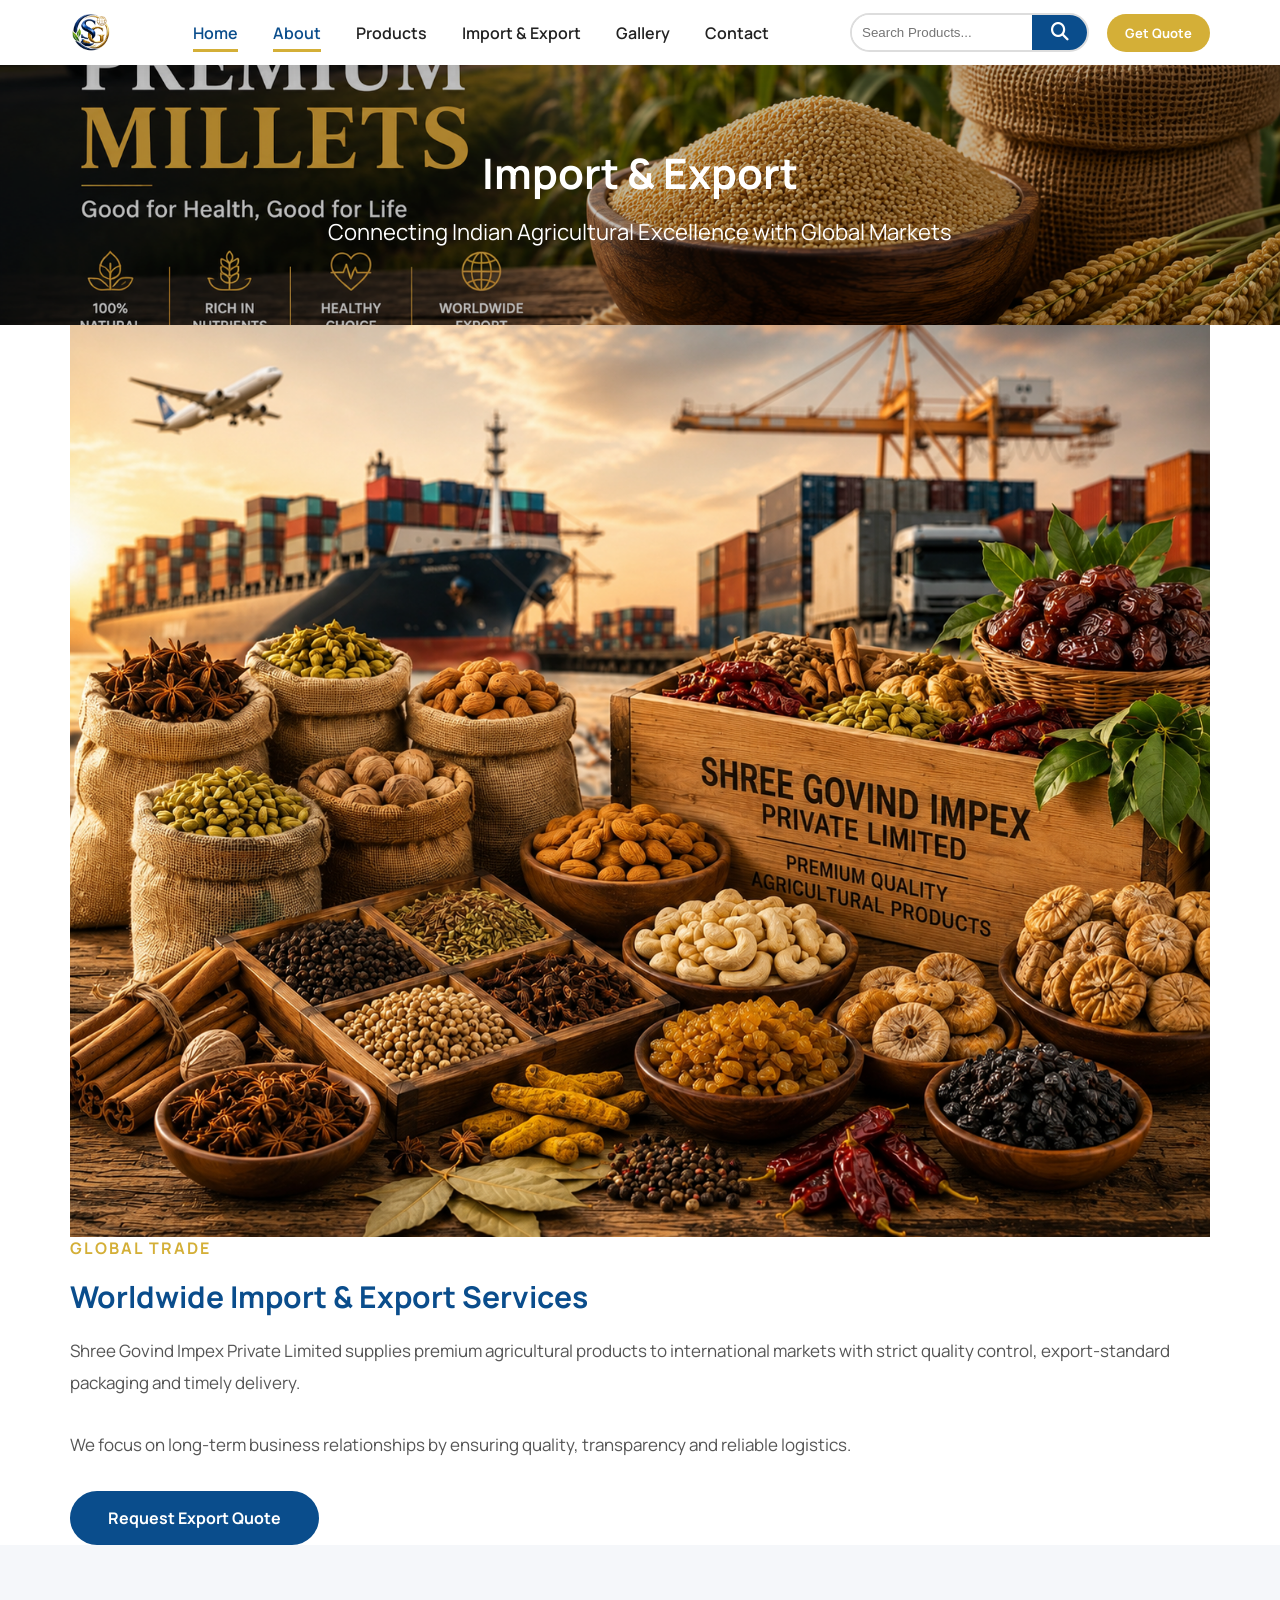
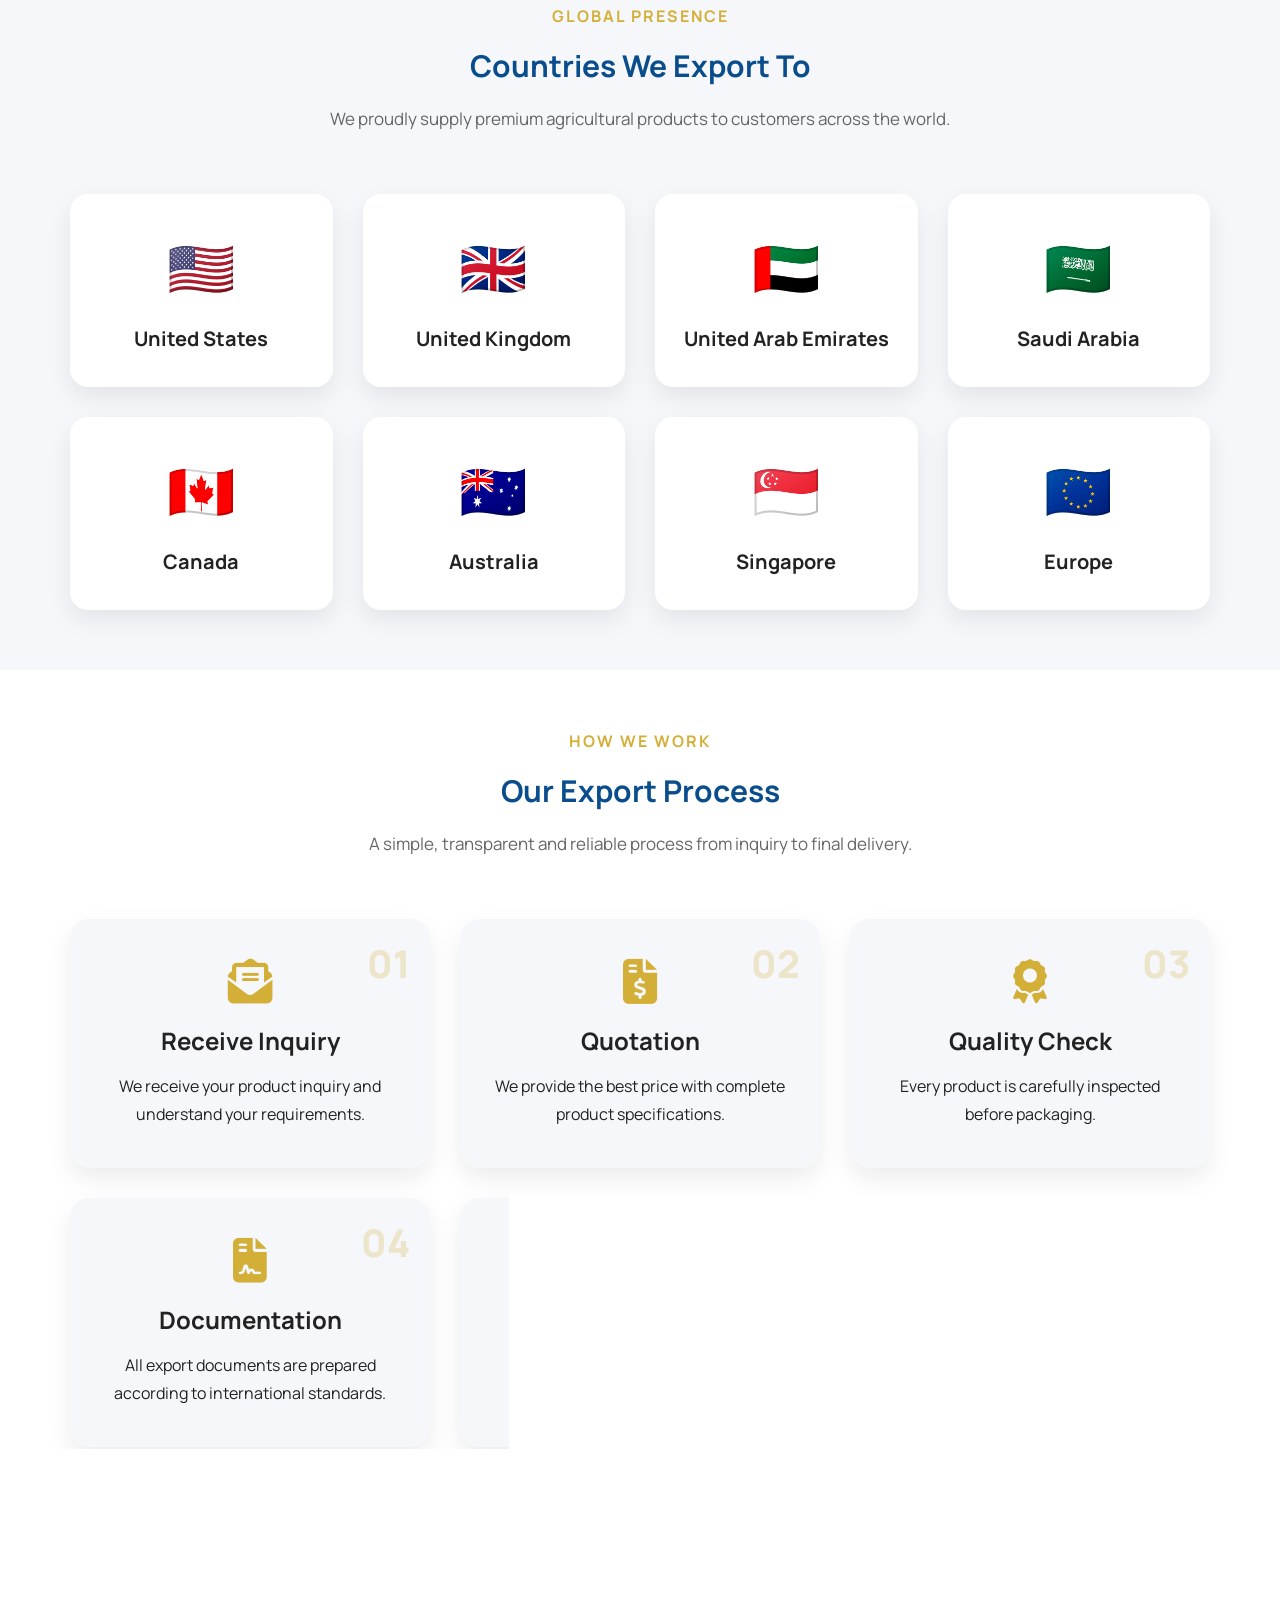
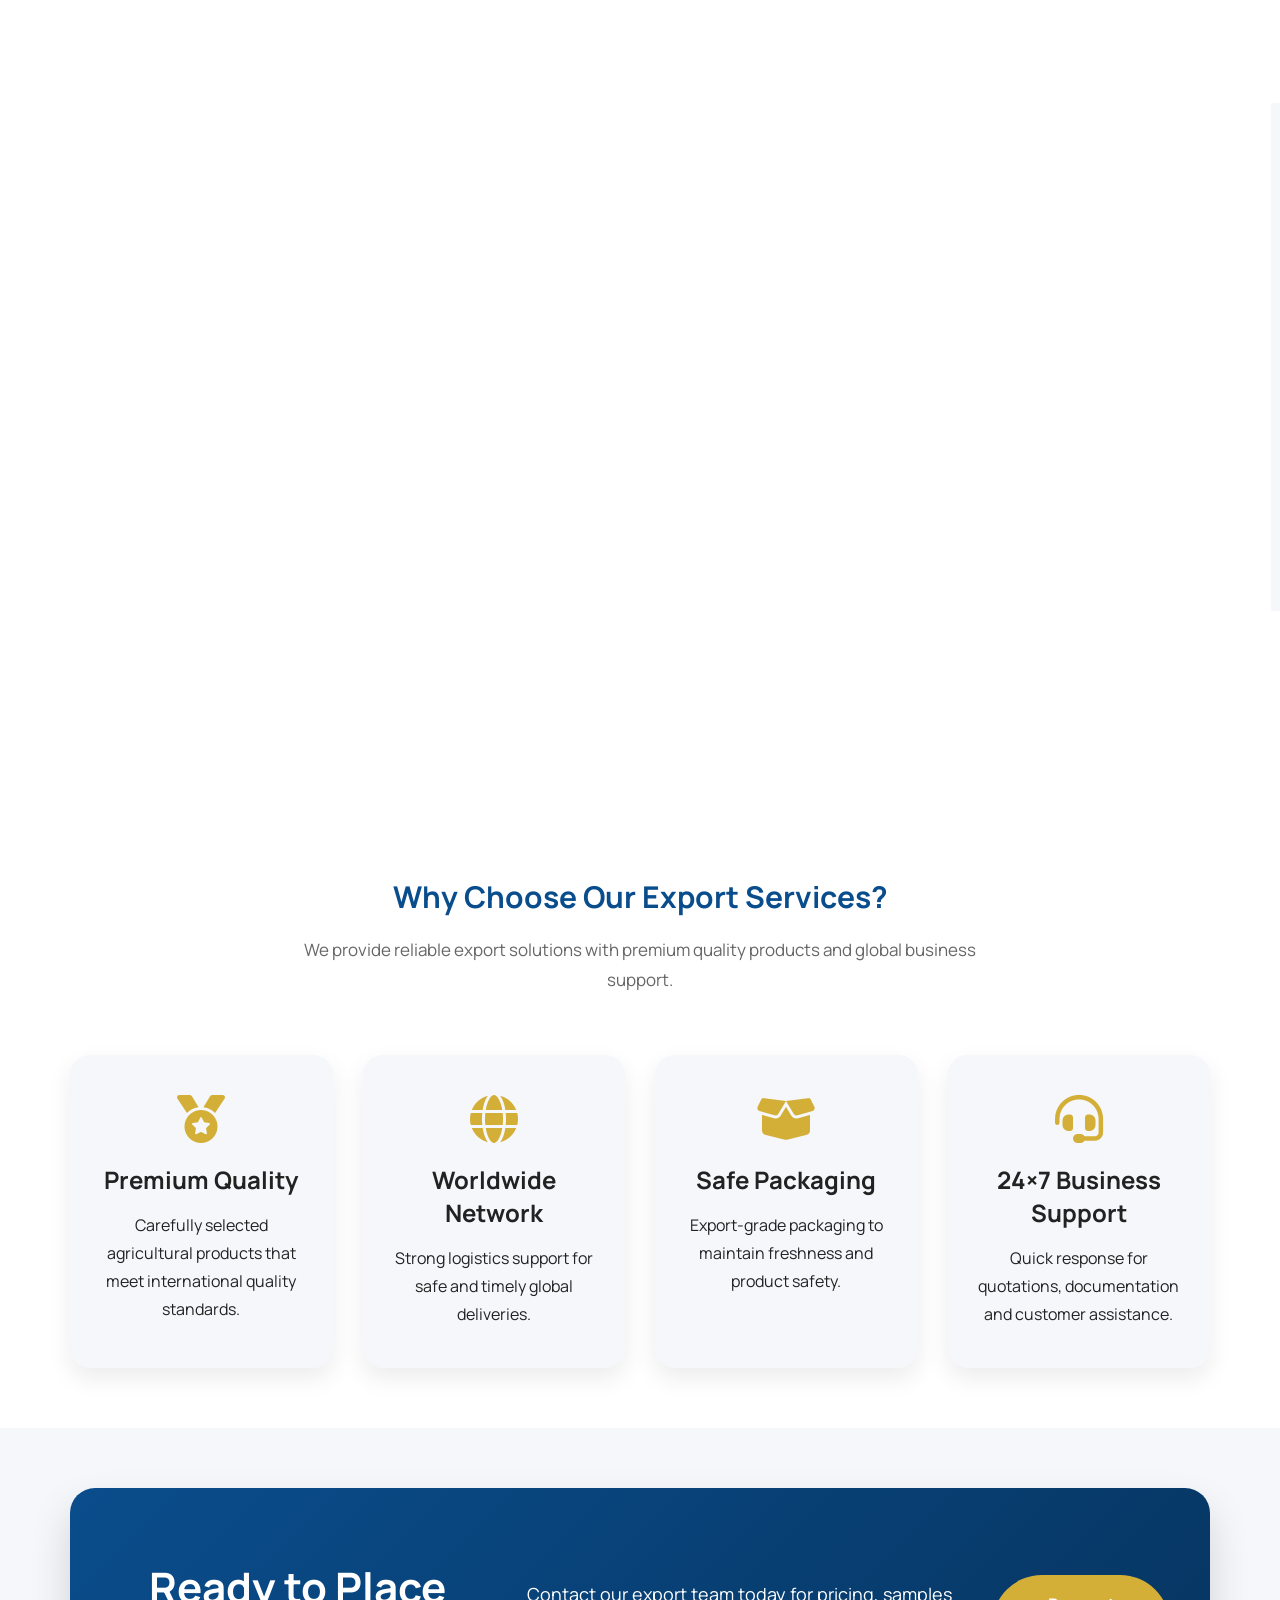
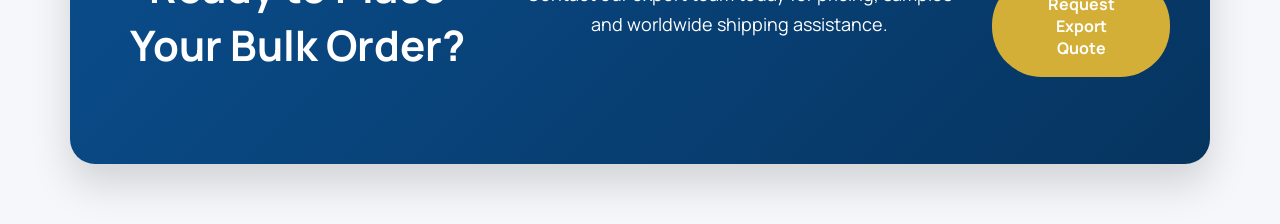
<file: import-export.html>
<!DOCTYPE html>
<html lang="en">

<head>

  <meta charset="UTF-8">

  <meta name="viewport" content="width=device-width, initial-scale=1.0">

  <title>Import & Export | Shree Govind Impex Private Limited</title>

  <meta name="description" content="Worldwide Import & Export Services">

  <link rel="icon" href="images/logo.png">

  <link rel="preconnect" href="https://fonts.googleapis.com">

  <link rel="preconnect" href="https://fonts.gstatic.com" crossorigin>

  <link href="https://fonts.googleapis.com/css2?family=Manrope:wght@300;400;500;600;700;800&display=swap"
    rel="stylesheet">

  <link rel="stylesheet" href="https://cdnjs.cloudflare.com/ajax/libs/font-awesome/6.7.2/css/all.min.css">

  <link rel="stylesheet" href="css/style.css">

</head>

<body>

  <!--================ SCROLL PROGRESS START ==================-->

  <div id="progressBar"></div>

  <!--================ SCROLL PROGRESS END ==================-->

  <div id="loader">

    <div class="spinner"></div>

  </div>

  <!--================== HEADER START ==================-->

  <header class="header">

    <nav class="navbar container">

      <a href="index.html" class="logo">

        <img src="images/logo.png" alt="Shree Govind Impex">

      </a>

      <div class="menu-toggle">

        <i class="fa-solid fa-bars"></i>

      </div>

      <ul class="nav-menu">

        <li><a href="index.html" class="active">Home</a></li>

        <li><a href="about.html" class="active">About</a></li>

        <li><a href="products.html">Products</a></li>
        <li><a href="#">Import & Export</a></li>
        <li><a href="gallery.html">Gallery</a></li>

        <li><a href="contact.html">Contact</a></li>

      </ul>


      <div class="nav-right">

        <div class="search-box">

          <input type="text" id="searchInput" placeholder="Search Products...">

          <button id="searchBtn">
            <i class="fa-solid fa-magnifying-glass"></i>
          </button>

          </button>

        </div>

        <a href="contact.html" class="quote-btn">

          Get Quote

        </a>

      </div>


    </nav>

  </header>

  <!--================== HEADER END ==================-->

  <!--================ IMPORT EXPORT BANNER START ==================-->

  <section class="page-banner">

    <div class="banner-overlay"></div>

    <div class="container">

      <h1>Import & Export</h1>

      <p>

        Connecting Indian Agricultural Excellence with Global Markets

      </p>

    </div>

  </section>

  <!--================ IMPORT EXPORT BANNER END ==================-->

  <!--================ IMPORT EXPORT INTRO START ==================-->

  <section class="export-intro">

    <div class="container">

      <div class="about-grid">

        <div class="about-image">

          <img src="images/about/about2.jpg" alt="Import Export">

        </div>

        <div class="about-content">

          <span>GLOBAL TRADE</span>

          <h2>Worldwide Import & Export Services</h2>

          <p>

            Shree Govind Impex Private Limited supplies premium agricultural products to international markets with
            strict quality control, export-standard packaging and timely delivery.

          </p>

          <p>

            We focus on long-term business relationships by ensuring quality, transparency and reliable logistics.

          </p>

          <a href="contact.html" class="about-btn">

            Request Export Quote

          </a>

        </div>

      </div>

    </div>

  </section>

  <!--================ IMPORT EXPORT INTRO END ==================-->

  <!--================ EXPORT COUNTRIES START ==================-->

  <section class="export-countries">

    <div class="container">

      <div class="section-title">

        <span>GLOBAL PRESENCE</span>

        <h2>Countries We Export To</h2>

        <p>

          We proudly supply premium agricultural products to customers across the world.

        </p>

      </div>

      <div class="countries-grid">

        <div class="country-card">
          <div class="flag">🇺🇸</div>
          <h3>United States</h3>
        </div>

        <div class="country-card">
          <div class="flag">🇬🇧</div>
          <h3>United Kingdom</h3>
        </div>

        <div class="country-card">
          <div class="flag">🇦🇪</div>
          <h3>United Arab Emirates</h3>
        </div>

        <div class="country-card">
          <div class="flag">🇸🇦</div>
          <h3>Saudi Arabia</h3>
        </div>

        <div class="country-card">
          <div class="flag">🇨🇦</div>
          <h3>Canada</h3>
        </div>

        <div class="country-card">
          <div class="flag">🇦🇺</div>
          <h3>Australia</h3>
        </div>

        <div class="country-card">
          <div class="flag">🇸🇬</div>
          <h3>Singapore</h3>
        </div>

        <div class="country-card">
          <div class="flag">🇪🇺</div>
          <h3>Europe</h3>
        </div>

      </div>

    </div>

  </section>

  <!--================ EXPORT COUNTRIES END ==================-->

  <!--================ EXPORT PROCESS START ==================-->

  <section class="export-process">

    <div class="container">

      <div class="section-title">

        <span>HOW WE WORK</span>

        <h2>Our Export Process</h2>

        <p>

          A simple, transparent and reliable process from inquiry to final delivery.

        </p>

      </div>

      <div class="process-grid">

        <div class="process-card">

          <div class="process-number">01</div>

          <i class="fa-solid fa-envelope-open-text"></i>

          <h3>Receive Inquiry</h3>

          <p>We receive your product inquiry and understand your requirements.</p>

        </div>

        <div class="process-card">

          <div class="process-number">02</div>

          <i class="fa-solid fa-file-invoice-dollar"></i>

          <h3>Quotation</h3>

          <p>We provide the best price with complete product specifications.</p>

        </div>

        <div class="process-card">

          <div class="process-number">03</div>

          <i class="fa-solid fa-award"></i>

          <h3>Quality Check</h3>

          <p>Every product is carefully inspected before packaging.</p>

        </div>

        <div class="process-card">

          <div class="process-number">04</div>

          <i class="fa-solid fa-file-contract"></i>

          <h3>Documentation</h3>

          <p>All export documents are prepared according to international standards.</p>

        </div>

        <div class="process-card">

          <div class="process-number">05</div>

          <i class="fa-solid fa-ship"></i>

          <h3>Shipping</h3>

          <p>Products are shipped safely through trusted logistics partners.</p>

        </div>

        <div class="process-card">

          <div class="process-number">06</div>

          <i class="fa-solid fa-box-open"></i>

          <h3>Safe Delivery</h3>

          <p>Orders reach customers safely and on time across the globe.</p>

        </div>

      </div>

    </div>

  </section>

  <!--================ EXPORT PROCESS END ==================-->

  <!--================ EXPORT DOCUMENTS START ==================-->

  <section class="export-documents">

    <div class="container">

      <div class="section-title">

        <span>QUALITY & COMPLIANCE</span>

        <h2>Export Documents & Certifications</h2>

        <p>

          We follow professional documentation and international trade standards to ensure smooth global business.

        </p>

      </div>

      <div class="documents-grid">

        <div class="document-card">

          <i class="fa-solid fa-file-contract"></i>

          <h3>Import Export Code (IEC)</h3>

          <p>Required for international import and export business.</p>

        </div>


        <div class="document-card">

          <i class="fa-solid fa-box"></i>

          <h3>Export Packaging</h3>

          <p>Safe, hygienic and export-grade packaging standards.</p>

        </div>

        <div class="document-card">

          <i class="fa-solid fa-earth-asia"></i>

          <h3>Global Standards</h3>

          <p>Products prepared according to international quality requirements.</p>

        </div>

        <div class="document-card">

          <i class="fa-solid fa-handshake"></i>

          <h3>Trusted Partner</h3>

          <p>Reliable business relationships with worldwide buyers.</p>

        </div>

      </div>

    </div>

  </section>

  <!--================ EXPORT DOCUMENTS END ==================-->

  <!--================ WHY EXPORT START ==================-->

  <section class="why-export">

    <div class="container">

      <div class="section-title">

        <span>WHY CHOOSE US</span>

        <h2>Why Choose Our Export Services?</h2>

        <p>

          We provide reliable export solutions with premium quality products and global business support.

        </p>

      </div>

      <div class="why-export-grid">

        <div class="why-export-card">

          <i class="fa-solid fa-medal"></i>

          <h3>Premium Quality</h3>

          <p>

            Carefully selected agricultural products that meet international quality standards.

          </p>

        </div>

        <div class="why-export-card">

          <i class="fa-solid fa-globe"></i>

          <h3>Worldwide Network</h3>

          <p>

            Strong logistics support for safe and timely global deliveries.

          </p>

        </div>

        <div class="why-export-card">

          <i class="fa-solid fa-box-open"></i>

          <h3>Safe Packaging</h3>

          <p>

            Export-grade packaging to maintain freshness and product safety.

          </p>

        </div>

        <div class="why-export-card">

          <i class="fa-solid fa-headset"></i>

          <h3>24×7 Business Support</h3>

          <p>

            Quick response for quotations, documentation and customer assistance.

          </p>

        </div>

      </div>

    </div>

  </section>

  <!--================ WHY EXPORT END ==================-->

  <!--================ EXPORT CTA START ==================-->

  <section class="export-final-cta">

    <div class="container">

      <div class="cta-box">

        <h2>Ready to Place Your Bulk Order?</h2>

        <p>

          Contact our export team today for pricing, samples and worldwide shipping assistance.

        </p>

        <a href="contact.html" class="cta-button">

          Request Export Quote

        </a>

      </div>

    </div>

  </section>

  <!--================ EXPORT CTA END ==================-->








  <script src="js/script.js"></script>

</body>

</html>
</file>
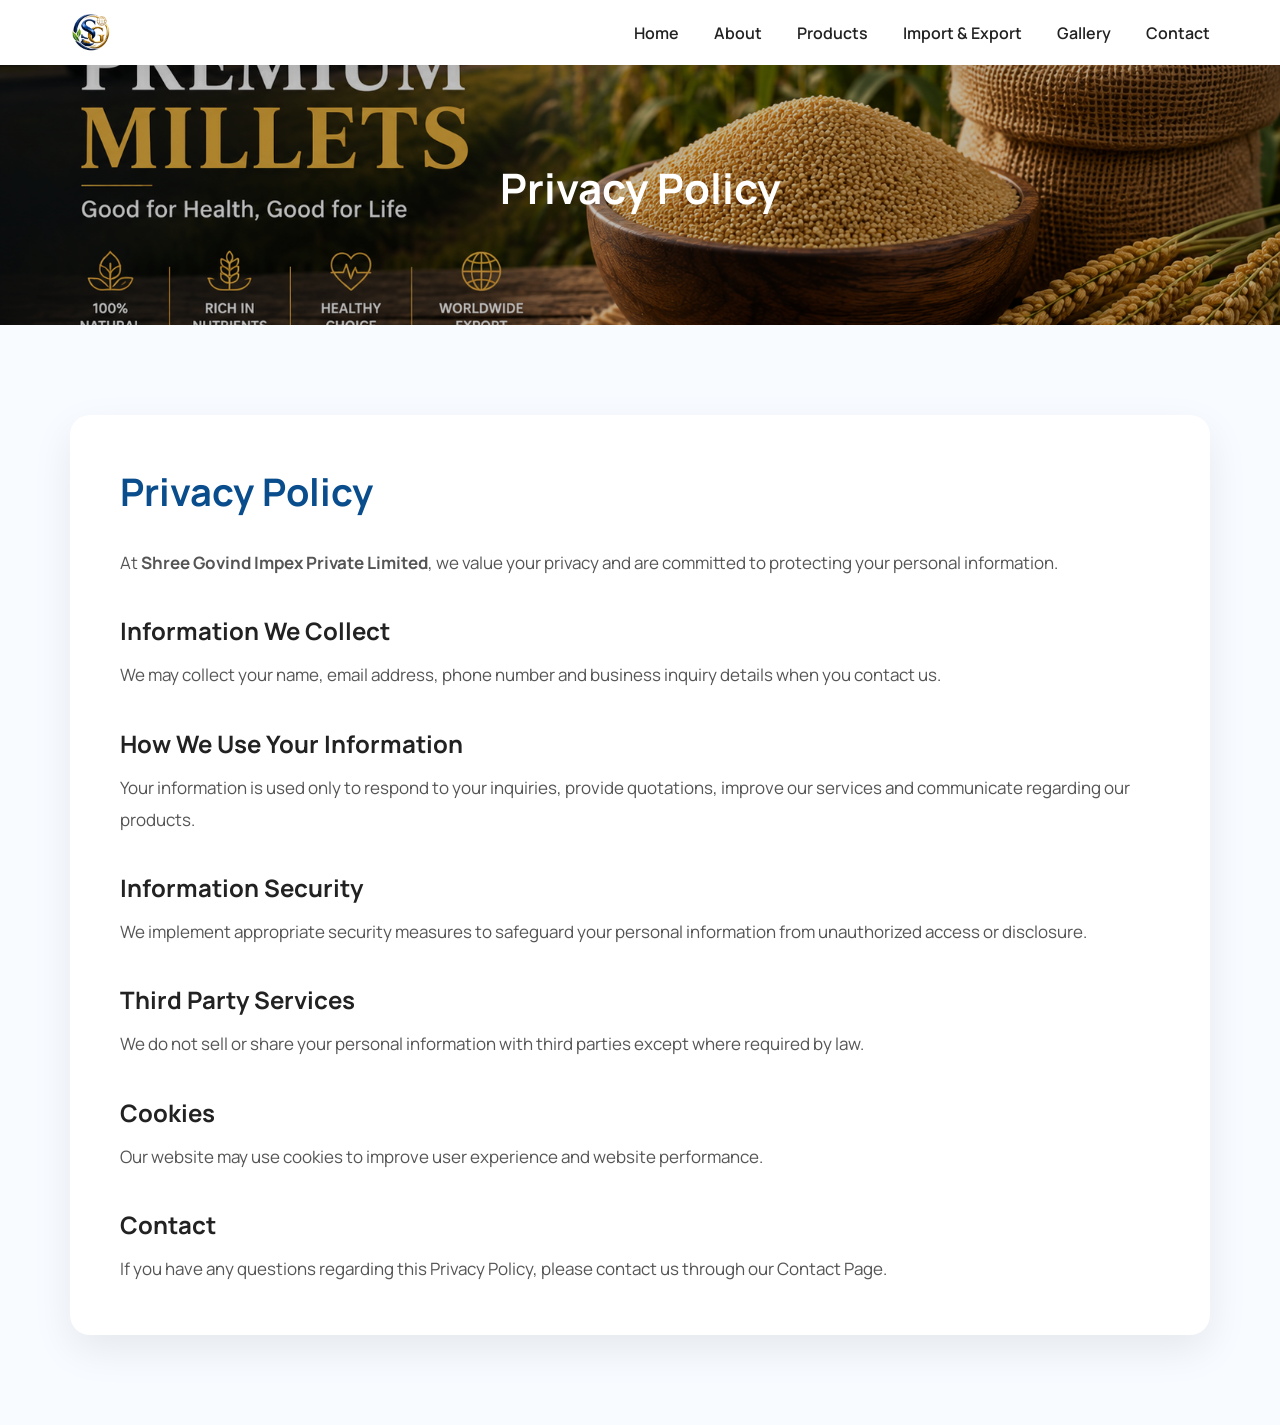
<file: privacy-policy.html>
<!DOCTYPE html>
<html lang="en">

<head>

  <meta charset="UTF-8">

  <meta name="viewport" content="width=device-width, initial-scale=1.0">

  <title>Privacy Policy | Shree Govind Impex Private Limited</title>

  <meta name="description" content="Privacy Policy - Shree Govind Impex Private Limited">

  <link rel="icon" href="images/logo.png">

  <link rel="preconnect" href="https://fonts.googleapis.com">

  <link rel="preconnect" href="https://fonts.gstatic.com" crossorigin>

  <link href="https://fonts.googleapis.com/css2?family=Manrope:wght@300;400;500;600;700;800&display=swap"
    rel="stylesheet">

  <link rel="stylesheet" href="css/style.css">

</head>

<body>

  <!-- Header -->

  <header class="header">

    <nav class="navbar container">

      <a href="index.html" class="logo">

        <img src="images/logo.png" alt="Logo">

      </a>

      <ul class="nav-menu">

        <li><a href="index.html">Home</a></li>

        <li><a href="about.html">About</a></li>

        <li><a href="products.html">Products</a></li>

        <li><a href="import-export.html">Import & Export</a></li>

        <li><a href="gallery.html">Gallery</a></li>

        <li><a href="contact.html">Contact</a></li>

      </ul>

    </nav>

  </header>

  <!-- Banner -->

  <section class="page-banner">

    <div class="banner-overlay"></div>

    <div class="container">

      <h1>Privacy Policy</h1>

    </div>

  </section>

  <!-- Privacy -->

  <section class="policy-page">

    <div class="container">

      <div class="policy-box">

        <h2>Privacy Policy</h2>

        <p>

          At <strong>Shree Govind Impex Private Limited</strong>, we value your privacy and are committed to protecting
          your personal information.

        </p>

        <h3>Information We Collect</h3>

        <p>

          We may collect your name, email address, phone number and business inquiry details when you contact us.

        </p>

        <h3>How We Use Your Information</h3>

        <p>

          Your information is used only to respond to your inquiries, provide quotations, improve our services and
          communicate regarding our products.

        </p>

        <h3>Information Security</h3>

        <p>

          We implement appropriate security measures to safeguard your personal information from unauthorized access or
          disclosure.

        </p>

        <h3>Third Party Services</h3>

        <p>

          We do not sell or share your personal information with third parties except where required by law.

        </p>

        <h3>Cookies</h3>

        <p>

          Our website may use cookies to improve user experience and website performance.

        </p>

        <h3>Contact</h3>

        <p>

          If you have any questions regarding this Privacy Policy, please contact us through our Contact Page.

        </p>

      </div>

    </div>

  </section>

  <script src="js/script.js"></script>

</body>

</html>
</file>
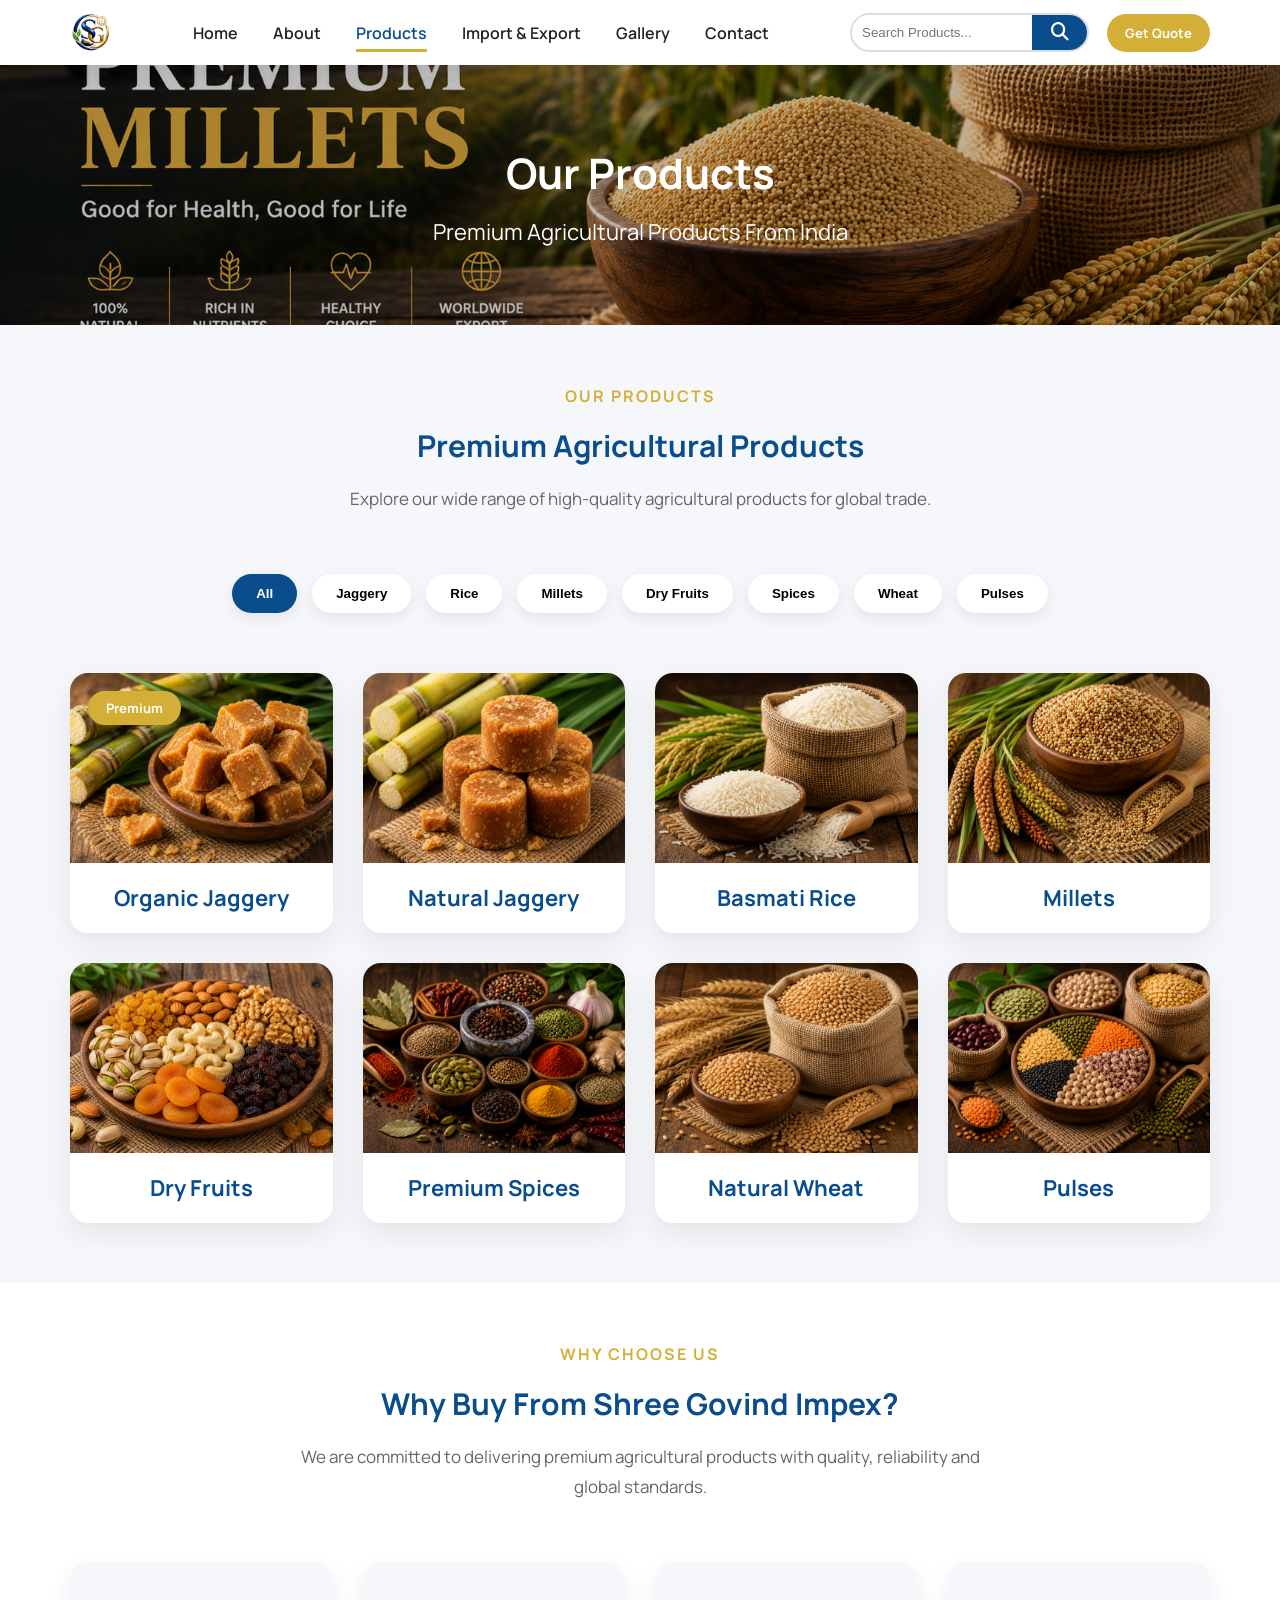
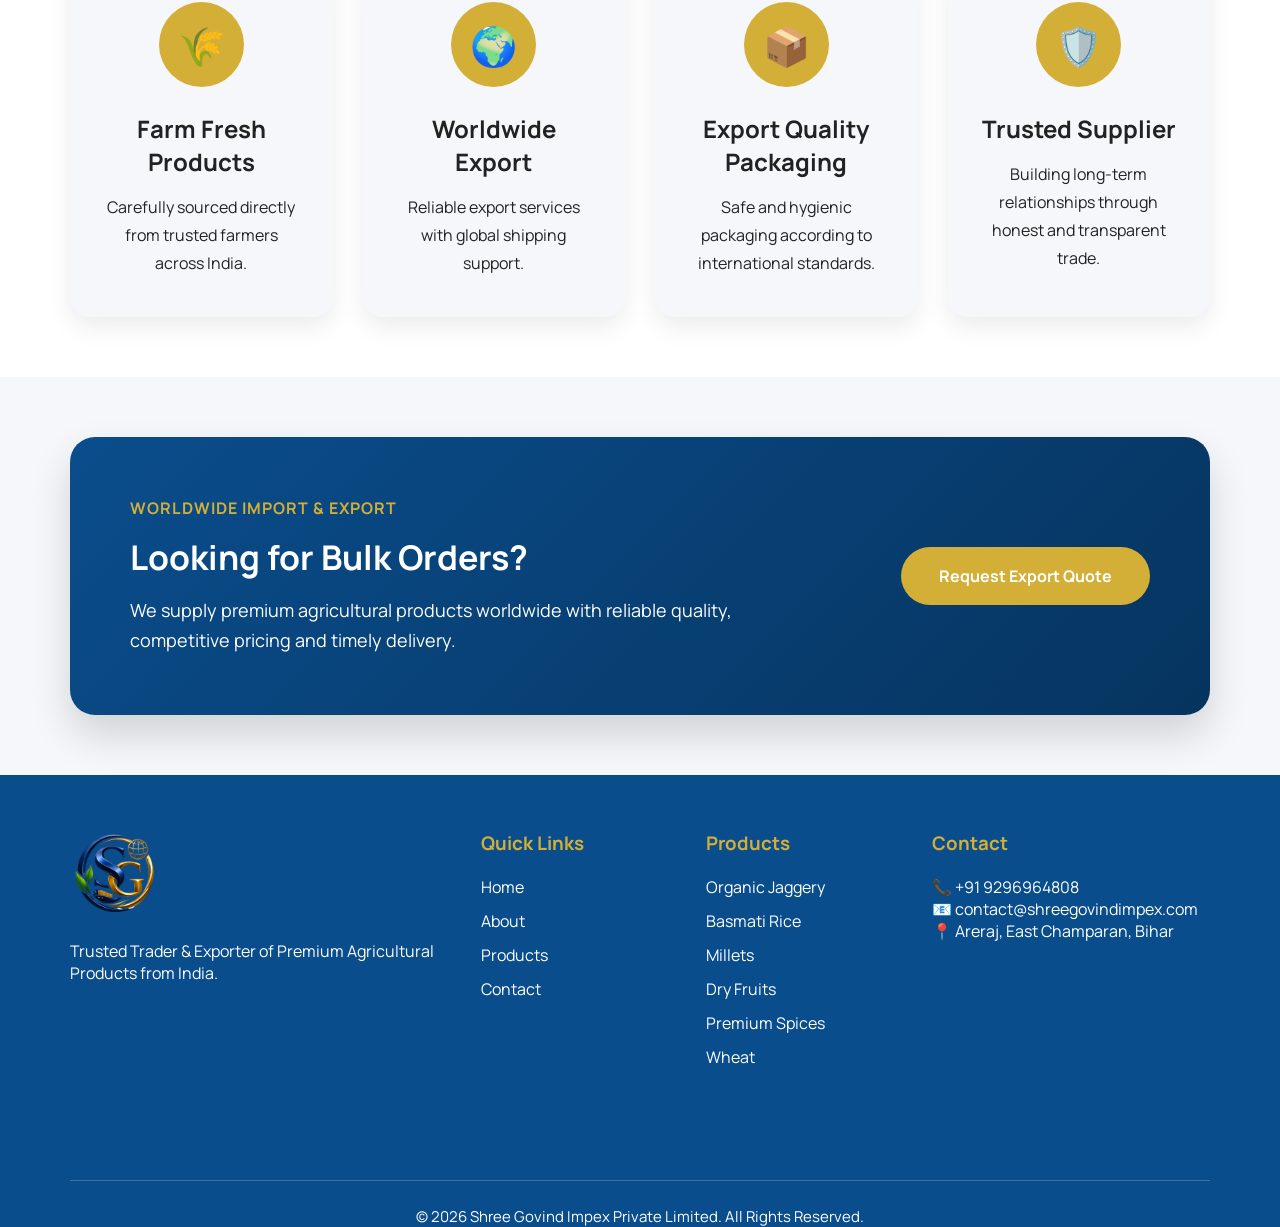
<file: products.html>
<!DOCTYPE html>
<html lang="en">

<head>

  <meta charset="UTF-8">

  <meta name="viewport" content="width=device-width, initial-scale=1.0">

  <title>Products | Shree Govind Impex Private Limited</title>

  <meta name="description" content="Premium Agricultural Products Exporter from India">

  <link rel="icon" href="images/logo.png">

  <link rel="preconnect" href="https://fonts.googleapis.com">

  <link rel="preconnect" href="https://fonts.gstatic.com" crossorigin>

  <link href="https://fonts.googleapis.com/css2?family=Manrope:wght@300;400;500;600;700;800&display=swap"
    rel="stylesheet">

  <link rel="stylesheet" href="https://cdnjs.cloudflare.com/ajax/libs/font-awesome/6.7.2/css/all.min.css">

  <link rel="stylesheet" href="css/style.css">

</head>

<body>

  <!--================ SCROLL PROGRESS START ==================-->

<div id="progressBar"></div>

<!--================ SCROLL PROGRESS END ==================-->

  <div id="loader">

    <div class="spinner"></div>

  </div>

  <!--================== HEADER START ==================-->

  <header class="header">

    <nav class="navbar container">

      <a href="index.html" class="logo">

        <img src="images/logo.png" alt="Shree Govind Impex">

      </a>

      <div class="menu-toggle">

        <i class="fa-solid fa-bars"></i>

      </div>

      <ul class="nav-menu">

        <li><a href="index.html">Home</a></li>

        <li><a href="about.html">About</a></li>

        <li><a href="products.html" class="active">Products</a></li>
        <li><a href="import-export.html">Import & Export</a></li>
        <li><a href="gallery.html">Gallery</a></li>

        <li><a href="contact.html">Contact</a></li>

      </ul>


      <div class="nav-right">

        <div class="search-box">

          <input type="text" id="searchInput" placeholder="Search Products...">

          <button id="searchBtn">
            <i class="fa-solid fa-magnifying-glass"></i>
          </button>

        </div>

        <a href="contact.html" class="quote-btn">

          Get Quote

        </a>

      </div>

    </nav>

  </header>

  <!--================== HEADER END ==================-->


  <section class="page-banner">

    <div class="banner-overlay"></div>

    <div class="container">

      <h1>

        Our Products

      </h1>

      <p>

        Premium Agricultural Products From India

      </p>

    </div>

  </section>

  <!--================ PRODUCTS START ==================-->

  <section class="all-products">

    <div class="container">

      <div class="section-title">

        <span>OUR PRODUCTS</span>

        <h2>Premium Agricultural Products</h2>

        <p>

          Explore our wide range of high-quality agricultural products for global trade.

        </p>

      </div>
      <div class="filter-buttons">

        <button class="filter-btn active" data-filter="all">All</button>

        <button class="filter-btn" data-filter="jaggery">Jaggery</button>

        <button class="filter-btn" data-filter="rice">Rice</button>

        <button class="filter-btn" data-filter="millets">Millets</button>

        <button class="filter-btn" data-filter="dryfruits">Dry Fruits</button>

        <button class="filter-btn" data-filter="spices">Spices</button>

        <button class="filter-btn" data-filter="Wheat ">Wheat </button>

        <button class="filter-btn" data-filter="pulses">Pulses</button>

      </div>


      <div class="product-grid">

        <div class="product-card" data-category="jaggery">

          <img src="images/products/product1.jpg" alt="Organic Jaggery">

          <div class="product-overlay">

            <a href="contact.html" class="quote-now">

              Request Quote

            </a>

          </div>

          <div class="product-badge">

            Premium

          </div>

          <h3>Organic Jaggery</h3>

        </div>

        <div class="product-card" data-category="jaggery">

          <img src="images/products/product2.jpg" alt="Natural Jaggery">

          <h3>Natural Jaggery</h3>

        </div>

        <div class="product-card" data-category="rice">

          <img src="images/products/product3.jpg" alt="Basmati Rice">

          <h3>Basmati Rice</h3>

        </div>

        <div class="product-card" data-category="millets">

          <img src="images/products/product4.jpg" alt="Millets">

          <h3>Millets</h3>

        </div>

        <div class="product-card" data-category="dryfruits">

          <img src="images/products/product5.jpg" alt="Dry Fruits">

          <h3>Dry Fruits</h3>

        </div>

        <div class="product-card" data-category="spices">

          <img src="images/products/product6.jpg" alt="Premium Spices">

          <h3>Premium Spices</h3>

        </div>

        <div class="product-card" data-category="Wheat ">

          <img src="images/products/product7.jpg" alt="Natural Wheat ">

          <h3>Natural Wheat </h3>

        </div>

        <div class="product-card" data-category="pulses">

          <img src="images/products/product8.jpg" alt="Pulses">

          <h3>Pulses</h3>

        </div>

      </div>

    </div>

  </section>

  <!--================ PRODUCTS END ==================-->

  <!--================ WHY BUY START ==================-->

  <section class="why-buy">

    <div class="container">

      <div class="section-title">

        <span>WHY CHOOSE US</span>

        <h2>Why Buy From Shree Govind Impex?</h2>

        <p>

          We are committed to delivering premium agricultural products with quality, reliability and global standards.

        </p>

      </div>

      <div class="why-buy-grid">

        <div class="why-buy-card">

          <div class="why-buy-icon">

            🌾

          </div>

          <h3>Farm Fresh Products</h3>

          <p>

            Carefully sourced directly from trusted farmers across India.

          </p>

        </div>

        <div class="why-buy-card">

          <div class="why-buy-icon">

            🌍

          </div>

          <h3>Worldwide Export</h3>

          <p>

            Reliable export services with global shipping support.

          </p>

        </div>

        <div class="why-buy-card">

          <div class="why-buy-icon">

            📦

          </div>

          <h3>Export Quality Packaging</h3>

          <p>

            Safe and hygienic packaging according to international standards.

          </p>

        </div>

        <div class="why-buy-card">

          <div class="why-buy-icon">

            🛡️

          </div>

          <h3>Trusted Supplier</h3>

          <p>

            Building long-term relationships through honest and transparent trade.

          </p>

        </div>

      </div>

    </div>

  </section>

  <!--================ WHY BUY END ==================-->

  <!--================ EXPORT CTA START ==================-->

  <section class="export-cta">

    <div class="container">

      <div class="cta-box">

        <div class="cta-content">

          <span>WORLDWIDE IMPORT & EXPORT</span>

          <h2>Looking for Bulk Orders?</h2>

          <p>

            We supply premium agricultural products worldwide with reliable quality, competitive pricing and timely
            delivery.

          </p>

        </div>

        <div class="cta-btn">

          <a href="contact.html" class="cta-button">

            Request Export Quote

          </a>

        </div>

      </div>

    </div>

  </section>

  <!--================ EXPORT CTA END ==================-->

  <!--================ FOOTER START ==================-->

  <footer class="footer">

    <div class="container">

      <div class="footer-grid">

        <div class="footer-box">

          <img src="images/logo.png" alt="Logo" class="footer-logo">

          <p>

            Trusted Trader & Exporter of Premium Agricultural Products from India.

          </p>

        </div>

        <div class="footer-box">

          <h3>Quick Links</h3>

          <ul>

            <li><a href="index.html">Home</a></li>

            <li><a href="about.html">About</a></li>

            <li><a href="products.html">Products</a></li>

            <li><a href="contact.html">Contact</a></li>

          </ul>

        </div>

        <div class="footer-box">

          <h3>Products</h3>

          <ul>

            <li>Organic Jaggery</li>

            <li>Basmati Rice</li>

            <li>Millets</li>

            <li>Dry Fruits</li>

            <li>Premium Spices</li>

            <li>Wheat </li>

          </ul>

        </div>

        <div class="footer-box">

          <h3>Contact</h3>

          <p>📞 +91 9296964808</p>

          <p>📧 contact@shreegovindimpex.com</p>

          <p>📍 Areraj, East Champaran, Bihar</p>

        </div>

      </div>

      <hr>

      <div class="footer-bottom">

        <p>

          © 2026 Shree Govind Impex Private Limited. All Rights Reserved.

        </p>

      </div>

    </div>

  </footer>

  <!--================ FOOTER END ==================-->






  <script src="js/script.js"></script>

</body>

</html>
</file>
<file: css/style.css>
* {

  margin: 0;

  padding: 0;

  box-sizing: border-box;

}

img {

  max-width: 100%;

  display: block;

}

/*==========================
HEADER
===========================*/

.container {
  width: 90%;
  max-width: 1140px;
  margin: auto;
}

.header {

  position: sticky;
  top: 0;
  left: 0;
  width: 100%;
  background: #fff;
  box-shadow: 0 5px 20px rgba(0, 0, 0, .08);
  z-index: 999;

}

.navbar {

  height: 65px;
  display: flex;
  justify-content: space-between;
  align-items: center;

}

.logo img {

  height: 42px;

}

.nav-menu {

  display: flex;
  list-style: none;
  gap: 35px;

}

.nav-menu a {

  text-decoration: none;
  color: #222;
  font-size: 16px;
  font-weight: 600;
  transition: .3s;

}

.nav-menu a:hover,
.nav-menu .active {

  color: #0A4D8C;

}

.nav-right {

  display: flex;
  align-items: center;
  gap: 18px;

}

.search-box {

  display: flex;
  border: 2px solid #ddd;
  overflow: hidden;
  border-radius: 40px;

}

.search-box input {

  width: 180px;
  padding: 10px;
  border: none;
  outline: none;

}

.search-box button {

  width: 55px;
  background: #0A4D8C;
  color: #fff;
  border: none;
  cursor: pointer;
  font-size: 18px;

}

.quote-btn {

  background: #D4AF37;
  padding: 10px 18px;
  border-radius: 40px;
  text-decoration: none;
  color: #fff;
  font-weight: bold;
  transition: .3s;
  font-size: 13px;

}

.quote-btn:hover {

  background: #0A4D8C;

}

/*==========================
Responsive
===========================*/

@media(max-width:1100px) {

  .nav-menu {

    display: none;

  }

  .search-box {

    display: none;

  }

  .menu-btn {

    display: block;

  }

}

/*======================
HERO
=======================*/

.hero {

  position: relative;
  height: 58vh;
  overflow: hidden;

}

.hero-slider {

  width: 100%;
  height: 100%;

}

.slide {

  position: absolute;
  width: 100%;
  height: 100%;
  opacity: 0;
  transition: 1.2s;

}

.slide.active {

  opacity: 1;

}

.slide img {

  width: 100%;
  height: 100%;
  object-fit: cover;

}

.hero-overlay {

  position: absolute;
  width: 100%;
  height: 100%;
  background: rgba(0, 25, 55, .58);
  top: 0;
  left: 0;

  pointer-events: none;

}



/*==========================
STATISTICS
==========================*/

.stats {

  margin-top: -70px;
  position: relative;
  z-index: 20;

}

.stats-box {

  background: #fff;
  border-radius: 22px;
  box-shadow: 0 15px 40px rgba(0, 0, 0, .12);

  display: grid;
  grid-template-columns: repeat(4, 1fr);

  padding: 35px 15px;

}

.stat-item {

  display: flex;
  align-items: center;
  gap: 18px;

  padding: 10px 30px;

  border-right: 1px solid #ececec;

}

.stat-item:last-child {

  border-right: none;

}

.stat-icon {

  width: 55px;
  height: 55px;

  background: #F5F7FA;

  border: 2px solid #0A4D8C;

  border-radius: 50%;

  display: flex;

  justify-content: center;

  align-items: center;

  font-size: 22px;

}

.stat-item h3 {

  font-size: 20px;

  color: #0A4D8C;

  margin-bottom: 8px;

}

.stat-item p {

  font-size: 14px;

  color: #666;

  line-height: 24px;

}

@media(max-width:991px) {

  .stats {

    margin-top: 40px;

  }

  .stats-box {

    grid-template-columns: repeat(2, 1fr);

    gap: 20px;

  }

  .stat-item {

    border: none;

  }

}

@media(max-width:600px) {

  .stats-box {

    grid-template-columns: 1fr;

  }

}

/*==========================
ABOUT
==========================*/

.about {

  padding: 50px 0;

  background: #fff;

  .about {
    overflow: hidden;
  }

}

.about-container {

  display: grid;

  grid-template-columns: 1fr 1fr;

  gap: 40px;

  align-items: center;

}

.about-images {
  position: relative;
  height: auto;
}

.about-images img {
  width: 100%;
  height: 340px;
  object-fit: cover;
}

.img1 {
  width: 100%;
  position: static;
  margin-bottom: 20px;
}

.img2 {
  width: 100%;
  position: static;
  border: none;
}

.about-images img {

  width: 100%;

  border-radius: 18px;

  object-fit: cover;

  box-shadow: 0 20px 45px rgba(0, 0, 0, .15);

}

.img1 {

  width: 78%;

  position: absolute;

  left: 0;

  top: 0;

}

.img2 {

  width: 58%;

  position: absolute;

  right: 0;

  bottom: 0;

  border: 8px solid #fff;

}

.about-content span {

  color: #D4AF37;

  font-weight: 700;

  letter-spacing: 2px;

}

.about-content h2 {

  font-size: 30px;

  margin: 20px 0;

  color: #0A4D8C;

  line-height: 1.2;

}

.about-content p {

  font-size: 17px;

  line-height: 32px;

  color: #555;

  margin-bottom: 30px;

}

.about-features {

  display: grid;

  grid-template-columns: repeat(2, 1fr);

  gap: 18px;

  margin-bottom: 35px;

}

.about-features div {

  font-weight: 600;

}

.about-btn {

  display: inline-block;

  padding: 16px 38px;

  background: #0A4D8C;

  color: #fff;

  text-decoration: none;

  border-radius: 40px;

  font-weight: 700;

  transition: .3s;

}

.about-btn:hover {

  background: #D4AF37;

}

@media(max-width:991px) {

  .about-container {

    grid-template-columns: 1fr;

  }

  .about-images {

    height: auto;

  }

  .img1,
  .img2 {

    position: static;

    width: 100%;

    margin-bottom: 20px;

  }

  .about-features {

    grid-template-columns: 1fr;

  }

}

/*==========================
PRODUCTS
==========================*/





.section-title {
  width: 100%;
  max-width: 800px;
  margin: 0 auto 60px;
  text-align: center;
}


.products {
  padding: 100px 0 60px;
  margin-top: 50px;
  background: #F5F7FA;
  clear: both;
}

.section-title span {

  color: #D4AF37;

  font-weight: 700;

  letter-spacing: 2px;

}

.section-title h2 {

  font-size: 30px;

  margin: 18px 0;

  color: #0A4D8C;

}

.section-title p {

  max-width: 700px;

  margin: auto;

  font-size: 17px;

  line-height: 30px;

  color: #666;

}

.product-grid {

  display: grid;

  grid-template-columns: repeat(4, 1fr);

  gap: 30px;

}

/*==========================
PRODUCT PREMIUM EFFECT
==========================*/

.product-card {

  position: relative;

  transition: .45s;

  overflow: hidden;

}

.product-card::before {

  content: "";

  position: absolute;

  top: 0;

  left: 0;

  width: 100%;

  height: 100%;

  border: 3px solid transparent;

  border-radius: 18px;

  transition: .4s;

  z-index: 3;

  pointer-events: none;

}

.product-card:hover::before {

  border-color: #D4AF37;

}

.product-card:hover {

  transform: translateY(-14px) rotateX(5deg);

  box-shadow: 0 30px 60px rgba(0, 0, 0, .18);

}

.product-badge {

  position: absolute;

  top: 18px;

  left: 18px;

  background: #D4AF37;

  color: #fff;

  padding: 8px 18px;

  font-size: 13px;

  font-weight: 700;

  border-radius: 30px;

  z-index: 5;

}

.product-overlay {

  position: absolute;

  top: 0;

  left: 0;

  width: 100%;

  height: 190px;

  background: rgba(10, 77, 140, .70);

  display: flex;

  justify-content: center;

  align-items: center;

  opacity: 0;

  transition: .45s;

}

.product-card:hover .product-overlay {

  opacity: 1;

}

.explore-btn {

  background: #fff;

  color: #0A4D8C;

  padding: 14px 30px;

  border-radius: 40px;

  text-decoration: none;

  font-weight: 700;

  transition: .3s;

}

.explore-btn:hover {

  background: #D4AF37;

  color: #fff;

}

.product-card h3 {

  transition: .3s;

}

.product-card:hover h3 {

  color: #D4AF37;

}

.product-card:hover {

  transform: translateY(-12px);

}

.product-card img {

  width: 100%;

  height: 200px;

  object-fit: cover;

  transition: .4s;

}

.product-card:hover img {

  transform: scale(1.08);

}

.product-card h3 {

  padding: 22px;

  text-align: center;

  font-size: 21px;

  color: #0A4D8C;

}

.product-btn {

  margin-top: 55px;

  text-align: center;

}

.product-btn a {

  display: inline-block;

  padding: 16px 42px;

  background: #D4AF37;

  color: #fff;

  border-radius: 40px;

  text-decoration: none;

  font-weight: 700;

  transition: .3s;

}

.product-btn a:hover {

  background: #0A4D8C;

}

@media(max-width:991px) {

  .product-grid {

    grid-template-columns: repeat(2, 1fr);

  }

}

@media(max-width:600px) {

  .product-grid {

    grid-template-columns: 1fr;

  }

}

/*==========================
TRADE
==========================*/

.trade {

  padding: 50px 0;

  background: #fff;

}

.trade-process {
  display: grid;
  grid-template-columns: repeat(7, auto);
  justify-content: center;
  align-items: center;
  column-gap: 20px;
  margin-top: 60px;
}

.trade-card {

  width: 220px;

  min-height: 270px;

  background: #fff;

  padding: 35px 25px;

  border-radius: 20px;

  text-align: center;

  box-shadow: 0 12px 35px rgba(0, 0, 0, .08);

  border-top: 5px solid #0A4D8C;

  transition: .4s;

}

.trade-card:hover {

  transform: translateY(-12px);

  border-top: 5px solid #D4AF37;

}

.trade-icon {

  width: 80px;

  height: 80px;

  margin: auto;

  background: #F5F7FA;

  border-radius: 50%;

  display: flex;

  justify-content: center;

  align-items: center;

  font-size: 38px;

  margin-bottom: 20px;

  color: #0A4D8C;

}

.trade-card h3 {
  margin: 18px 0 12px;
  min-height: auto;
}

.trade-card p {
  margin: 0;
  min-height: auto;
  line-height: 28px;
}

.arrow {

  font-size: 40px;

  color: #D4AF37;

  font-weight: bold;

}

@media(max-width:991px) {

  .trade-process {

    grid-template-columns: 1fr;

    gap: 20px;

  }

  .trade-card {

    width: 100%;

    max-width: 320px;

    margin: auto;

  }

  .arrow {

    transform: rotate(90deg);

    margin: auto;

  }

}

/*==========================
WHY CHOOSE US
==========================*/

.why-us {

  padding: 50px 0;

  background: #F5F7FA;

}

.why-grid {

  display: grid;

  grid-template-columns: repeat(4, 1fr);

  gap: 30px;

  margin-top: 60px;

}

.why-card {

  background: #fff;

  padding: 28px 22px;

  border-radius: 20px;

  text-align: center;

  box-shadow: 0 15px 35px rgba(0, 0, 0, .08);

  transition: .4s;

}

.why-card:hover {

  transform: translateY(-12px);

  background: #0A4D8C;

  color: #fff;

}

.why-icon {

  width: 90px;

  height: 90px;

  margin: auto;

  margin-bottom: 25px;

  background: #D4AF37;

  border-radius: 50%;

  display: flex;

  justify-content: center;

  align-items: center;

  font-size: 40px;

}

.why-card h3 {

  margin-bottom: 18px;

  font-size: 24px;

}

.why-card p {

  line-height: 28px;

}

@media(max-width:991px) {

  .why-grid {

    grid-template-columns: repeat(2, 1fr);

  }

}

@media(max-width:600px) {

  .why-grid {

    grid-template-columns: 1fr;

  }

}


/*==========================
CATEGORIES
==========================*/

.categories {

  padding: 50px 0;

  background: #fff;

}

.category-grid {

  display: grid;

  grid-template-columns: repeat(4, 1fr);

  gap: 30px;

  margin-top: 60px;

}

.category-card {

  background: #fff;

  border-radius: 20px;

  overflow: hidden;

  box-shadow: 0 12px 30px rgba(0, 0, 0, .08);

  transition: .4s;

  cursor: pointer;

}

.category-card:hover {

  transform: translateY(-10px);

  box-shadow: 0 25px 50px rgba(0, 0, 0, .15);

}

.category-card img {

  width: 100%;

  height: 180px;

  object-fit: cover;

  transition: .5s;

}

.category-card:hover img {

  transform: scale(1.08);

}

.category-card h3 {

  padding: 22px;

  text-align: center;

  font-size: 21px;

  color: #0A4D8C;

  transition: .3s;

}

.category-card:hover h3 {

  color: #D4AF37;

}

@media(max-width:991px) {

  .category-grid {

    grid-template-columns: repeat(2, 1fr);

  }

}

@media(max-width:600px) {

  .category-grid {

    grid-template-columns: 1fr;

  }

}






/*==========================
DIRECTORS
==========================*/

.directors {

  padding: 50px 0;

  background: #F5F7FA;

}


.director-grid {
  display: grid;
  grid-template-columns: 1fr;
  gap: 25px;
}


.director-card {
  width: 100%;
  max-width: 330px;
  margin: auto;
}

.director-card:hover {

  transform: translateY(-12px);

}

.director-card img {
  width: 100%;
  height: 320px;
  object-fit: cover;
  display: block;
}

.director-card:hover img {

  transform: scale(1.05);

}

.director-content {

  padding: 30px;

  text-align: center;

}

.director-content h3 {

  font-size: 30px;

  color: #0A4D8C;

  margin-bottom: 10px;

}

.director-content p {

  font-size: 18px;

  color: #666;

}

@media(max-width:991px) {

  .director-grid {

    grid-template-columns: 1fr;

  }

}



/*==========================
CONTACT
==========================*/

.contact-section {

  padding: 50px 0;

  background: #fff;

}

.contact-box {

  display: grid;

  grid-template-columns: 1fr 1fr;

  gap: 60px;

  align-items: center;

}

.contact-left span {

  color: #D4AF37;

  font-weight: 700;

}

.contact-left h2 {

  font-size: 30px;

  color: #0A4D8C;

  margin: 20px 0;

}

.contact-left p {

  line-height: 32px;

  margin-bottom: 18px;

  color: #555;

}

.contact-info {

  margin-top: 25px;

}

.contact-info p {

  margin-bottom: 16px;

  font-size: 17px;

}

.contact-right iframe {

  width: 100%;

  height: 420px;

  border: none;

  border-radius: 18px;

  background: #ddd;

}

/*==========================
FOOTER
==========================*/

footer {

  background: #0A4D8C;

  color: #fff;

  padding-top: 55px;

}

.footer-grid {

  display: grid;

  grid-template-columns: repeat(4, 1fr);

  gap: 40px;

  padding-bottom: 60px;

}

.footer-logo {
  height: 60px;
  transition: .4s;
  margin-bottom: 20px;
}

footer h3 {

  margin-bottom: 20px;

}

footer ul {

  list-style: none;

}

footer ul li {

  margin-bottom: 12px;

}

footer a {

  color: #fff;

  text-decoration: none;

}

.copyright {

  background: #083766;

  text-align: center;

  padding: 22px;

  font-size: 15px;

}

@media(max-width:991px) {

  .contact-box {

    grid-template-columns: 1fr;

  }

  .footer-grid {

    grid-template-columns: repeat(2, 1fr);

  }

}

@media(max-width:600px) {

  .footer-grid {

    grid-template-columns: 1fr;

  }

}

/*==========================
WHATSAPP BUTTON
==========================*/

.whatsapp {

  position: fixed;

  left: 25px;

  bottom: 25px;

  width: 65px;

  height: 65px;

  background: #25D366;

  border-radius: 50%;

  display: flex;

  justify-content: center;

  align-items: center;

  text-decoration: none;

  box-shadow: 0 10px 25px rgba(0, 0, 0, .25);

  z-index: 9999;

  transition: .3s;

  animation: whatsappPulse 2s infinite;

}

@keyframes whatsappPulse {

  0% {

    transform: scale(1);
    box-shadow: 0 0 0 0 rgba(37, 211, 102, .6);

  }

  50% {

    transform: scale(1.12);
    box-shadow: 0 0 0 12px rgba(37, 211, 102, 0);

  }

  100% {

    transform: scale(1);
    box-shadow: 0 0 0 0 rgba(37, 211, 102, 0);

  }

}

.whatsapp i {

  font-size: 34px;

  color: #fff;

}



.whatsapp:hover {
  transform: scale(1.15) rotate(10deg);
  background: #1EBE5D;
}


/*==========================
TOP BUTTON
==========================*/

#topBtn {

  position: fixed;

  right: 25px;

  bottom: 25px;

  width: 60px;

  height: 60px;

  border: none;

  border-radius: 50%;

  background: #0A4D8C;

  color: #fff;

  font-size: 24px;

  cursor: pointer;

  display: none;

  box-shadow: 0 10px 25px rgba(0, 0, 0, .25);

  z-index: 9999;

  transition: .3s;

}

#topBtn:hover {

  background: #D4AF37;

  transform: scale(1.1);

}

/*==========================
PRELOADER
==========================*/

#loader {

  position: fixed;

  top: 0;

  left: 0;

  width: 100%;

  height: 100%;

  background: #fff;

  display: flex;

  justify-content: center;

  align-items: center;

  z-index: 99999;

}

.spinner {

  width: 70px;

  height: 70px;

  border: 7px solid #ddd;

  border-top: 7px solid #0A4D8C;

  border-radius: 50%;

  animation: spin 1s linear infinite;

}

@keyframes spin {

  100% {

    transform: rotate(360deg);

  }
}

html {

  scroll-behavior: smooth;

}

.nav-menu a {

  position: relative;

}

.nav-menu a::after {

  content: "";

  position: absolute;

  left: 0;

  bottom: -8px;

  width: 0;

  height: 3px;

  background: #D4AF37;

  transition: .4s;

}

.nav-menu a:hover::after,

.nav-menu .active::after {

  width: 100%;

}

.about,
.products,
.trade,
.why-us,
.categories,
.directors,
.contact-section {

  animation: fadeUp 1s ease;

}

@keyframes fadeUp {

  from {

    opacity: 0;

    transform: translateY(60px);

  }

  to {

    opacity: 1;

    transform: translateY(0);

  }

}

/*==========================
SOCIAL ICONS
==========================*/

/*==========================
SOCIAL ICONS
==========================*/

.social {

  display: flex;

  flex-direction: row;

  justify-content: flex-start;

  align-items: center;

  gap: 12px;

  margin-top: 20px;

  flex-wrap: nowrap;

}

.social a {

  width: 42px;

  height: 42px;

  border-radius: 50%;

  background: rgba(255, 255, 255, .12);

  display: flex;

  justify-content: center;

  align-items: center;

  color: #fff;

  font-size: 18px;

  text-decoration: none;

  transition: .35s;

  flex-shrink: 0;

}

.social a:hover {

  background: #D4AF37;

  transform: translateY(-8px) rotate(360deg);

}

.footer-logo {

  height: 75px;

  transition: .4s;

}

.footer-logo:hover {

  transform: scale(1.08);

}

footer ul li a {

  transition: .3s;

}

footer ul li a:hover {

  padding-left: 8px;

  color: #D4AF37;

}

.menu-toggle {
  display: none;
}

/*==========================
MOBILE MENU
==========================*/
@media (max-width:991px) {

  .navbar {

    display: flex;
    align-items: center;
    justify-content: flex-start;
    gap: 12px;

  }

  .menu-toggle {

    display: block;
    margin-left: 8px;
    margin-right: auto;
    font-size: 24px;
    cursor: pointer;

  }

  .nav-right {

    margin-left: auto;

  }

  .nav-menu {
    position: absolute;
    top: 100%;
    left: -100%;
    width: 100%;
    background: #fff;

    display: flex;
    flex-direction: column;

    align-items: flex-start;
    /* center mat karo */
    justify-content: flex-start;

    gap: 0;

    padding: 8px 0;

    z-index: 999;

  }

  .nav-right .search-box {
    display: none;
  }

  .nav-menu.active {
    left: 0;
  }

  .nav-menu li {
    width: 100%;
    margin: 0;
  }

  .nav-menu li a {
    display: block;
    width: 100%;
    padding: 14px 22px;
    text-align: left;
    line-height: 1.2;
  }

}

/*==========================
PAGE BANNER
==========================*/

.page-banner {

  height: 260px;

  background: url("../images/hero/hero3.jpg") center/cover;

  position: relative;

  display: flex;

  align-items: center;

  justify-content: center;

  text-align: center;

  color: #fff;

}

.banner-overlay {

  position: absolute;

  inset: 0;

  background: rgba(0, 0, 0, .25);

}

.page-banner .container {

  position: relative;

  z-index: 2;

}

.page-banner h1 {

  font-size: 42px;

  margin-bottom: 15px;

}

.page-banner p {

  font-size: 22px;

}

/*==========================
ALL PRODUCTS
==========================*/

.all-products {

  padding: 60px 0;

  background: #F5F7FA;

}

.product-grid {

  display: grid;

  grid-template-columns: repeat(4, 1fr);

  gap: 30px;

  margin-top: 60px;

}

.product-grid .product-card {

  background: #fff;

  border-radius: 18px;

  overflow: hidden;

  box-shadow: 0 10px 30px rgba(0, 0, 0, .08);

  transition: .35s;

  cursor: pointer;

}

.product-grid .product-card:hover {

  transform: translateY(-10px);

  box-shadow: 0 20px 40px rgba(0, 0, 0, .15);

}

.product-grid .product-card img {

  width: 100%;

  height: 190px;

  object-fit: cover;

  transition: .4s;

}

.product-grid .product-card:hover img {

  transform: scale(1.08);

}

.product-grid .product-card h3 {

  padding: 20px;

  text-align: center;

  font-size: 22px;

  color: #0A4D8C;

}

@media(max-width:991px) {

  .product-grid {

    grid-template-columns: repeat(2, 1fr);

  }

}

@media(max-width:600px) {

  .product-grid {

    grid-template-columns: 1fr;

  }

}

/*==========================
FILTER BUTTONS
==========================*/

.filter-buttons {

  display: flex;

  justify-content: center;

  flex-wrap: wrap;

  gap: 15px;

  margin: 50px 0;

}

.filter-btn {

  padding: 12px 24px;

  border: none;

  background: #fff;

  border-radius: 30px;

  cursor: pointer;

  font-weight: 600;

  box-shadow: 0 5px 15px rgba(0, 0, 0, .08);

  transition: .3s;

}

.filter-btn:hover,

.filter-btn.active {

  background: #0A4D8C;

  color: #fff;

}

/*==========================
PRODUCT OVERLAY
==========================*/

.product-grid .product-card {

  position: relative;

  overflow: hidden;

}

.product-overlay {

  position: absolute;

  top: 0;

  left: 0;

  width: 100%;

  height: 190px;

  background: rgba(10, 77, 140, .70);

  display: flex;

  justify-content: center;

  align-items: center;

  opacity: 0;

  transition: .35s;

  z-index: 2;

}

.product-grid .product-card:hover .product-overlay {

  opacity: 1;

}

.quote-now {

  background: #fff;

  color: #0A4D8C;

  padding: 14px 28px;

  border-radius: 40px;

  text-decoration: none;

  font-weight: 700;

  transition: .3s;

}

.quote-now:hover {

  background: #D4AF37;

  color: #fff;

}

.product-badge {

  position: absolute;

  top: 18px;

  left: 18px;

  background: #D4AF37;

  color: #fff;

  padding: 8px 18px;

  border-radius: 30px;

  font-size: 13px;

  font-weight: 700;

  z-index: 5;

}

/*==========================
WHY BUY
==========================*/

.why-buy {

  padding: 60px 0;

  background: #fff;

}

.why-buy-grid {

  display: grid;

  grid-template-columns: repeat(4, 1fr);

  gap: 30px;

  margin-top: 60px;

}

.why-buy-card {

  background: #F5F7FA;

  padding: 40px 30px;

  border-radius: 20px;

  text-align: center;

  transition: .4s;

  box-shadow: 0 10px 25px rgba(0, 0, 0, .08);

}

.why-buy-card:hover {

  background: #0A4D8C;

  transform: translateY(-10px);

  color: #fff;

}

.why-buy-icon {

  width: 85px;

  height: 85px;

  margin: auto;

  margin-bottom: 25px;

  border-radius: 50%;

  background: #D4AF37;

  display: flex;

  justify-content: center;

  align-items: center;

  font-size: 38px;

}

.why-buy-card h3 {

  margin-bottom: 15px;

  font-size: 24px;

}

.why-buy-card p {

  line-height: 28px;

  font-size: 16px;

}

@media(max-width:991px) {

  .why-buy-grid {

    grid-template-columns: repeat(2, 1fr);

  }

}

@media(max-width:600px) {

  .why-buy-grid {

    grid-template-columns: 1fr;

  }

}

/*==========================
EXPORT CTA
==========================*/

.export-cta {

  padding: 60px 0;

  background: #F5F7FA;

}

.cta-box {

  background: linear-gradient(135deg, #0A4D8C, #06345F);

  border-radius: 25px;

  padding: 60px;

  display: flex;

  justify-content: space-between;

  align-items: center;

  gap: 40px;

  color: #fff;

  box-shadow: 0 20px 40px rgba(0, 0, 0, .15);

}

.cta-content span {

  color: #D4AF37;

  font-weight: 700;

  letter-spacing: 1px;

}

.cta-content h2 {

  font-size: 34px;

  margin: 15px 0;

}

.cta-content p {

  font-size: 18px;

  line-height: 30px;

  max-width: 650px;

}

.cta-button {

  display: inline-block;

  padding: 18px 38px;

  background: #D4AF37;

  color: #fff;

  text-decoration: none;

  font-weight: 700;

  border-radius: 50px;

  transition: .35s;

}

.cta-button:hover {

  background: #fff;

  color: #0A4D8C;

  transform: translateY(-5px);

}

@media(max-width:991px) {

  .cta-box {

    flex-direction: column;

    text-align: center;

    padding: 40px 25px;

  }

  .cta-content h2 {

    font-size: 32px;

  }

}

/*==========================
FOOTER
==========================*/

.footer-grid {

  display: grid;

  grid-template-columns: 2fr 1fr 1fr 1.5fr;

  gap: 40px;

  margin-bottom: 40px;

}

.footer-logo {

  width: 80px;

  margin-bottom: 20px;

}

.footer-box h3 {

  margin-bottom: 20px;

  color: #D4AF37;

}

.footer-box ul {

  list-style: none;

}

.footer-box ul li {

  margin-bottom: 12px;

}

.footer-box a {

  color: #fff;

  text-decoration: none;

  transition: .3s;

}

.footer-box a:hover {

  color: #D4AF37;

  padding-left: 5px;

}

.footer hr {

  border: none;

  height: 1px;

  background: rgba(255, 255, 255, .2);

  margin: 25px 0;

}

.footer-bottom {

  text-align: center;

  font-size: 15px;

}

@media(max-width:991px) {

  .footer-grid {

    grid-template-columns: 1fr 1fr;

  }

}

@media(max-width:600px) {

  .footer-grid {

    grid-template-columns: 1fr;

    text-align: center;

  }

  .footer-logo {

    margin: auto auto 20px;

  }

}

/*==========================
MISSION & VISION
==========================*/

.mission {

  padding: 60px 0;

  background: #F5F7FA;

}

.mission-grid {

  display: grid;

  grid-template-columns: repeat(2, 1fr);

  gap: 35px;

  margin-top: 60px;

}

.mission-card {

  background: #fff;

  padding: 45px 35px;

  border-radius: 20px;

  text-align: center;

  box-shadow: 0 15px 35px rgba(0, 0, 0, .08);

  transition: .35s;

}

.mission-card:hover {

  transform: translateY(-10px);

  background: #0A4D8C;

  color: #fff;

}

.mission-icon {

  width: 90px;

  height: 90px;

  margin: auto;

  margin-bottom: 25px;

  background: #D4AF37;

  border-radius: 50%;

  display: flex;

  justify-content: center;

  align-items: center;

  font-size: 42px;

}

.mission-card h3 {

  font-size: 28px;

  margin-bottom: 20px;

}

.mission-card p {

  line-height: 30px;

  font-size: 16px;

}

@media(max-width:991px) {

  .mission-grid {

    grid-template-columns: 1fr;

  }

}

/*==========================
COMPANY INFO
==========================*/

.company-info {

  padding: 60px 0;

  background: #fff;

}

.info-grid {

  display: grid;

  grid-template-columns: repeat(3, 1fr);

  gap: 30px;

  margin-top: 60px;

}

.info-card {

  background: #F5F7FA;

  padding: 35px;

  border-radius: 18px;

  text-align: center;

  box-shadow: 0 10px 25px rgba(0, 0, 0, .08);

  transition: .35s;

}

.info-card:hover {

  background: #0A4D8C;

  color: #fff;

  transform: translateY(-10px);

}

.info-card h3 {

  margin-bottom: 15px;

  font-size: 24px;

}

.info-card p {

  line-height: 28px;

  font-size: 16px;

}

@media(max-width:991px) {

  .info-grid {

    grid-template-columns: repeat(2, 1fr);

  }

}

@media(max-width:600px) {

  .info-grid {

    grid-template-columns: 1fr;

  }

}

/*==========================
DIRECTORS
==========================*/

.directors {

  padding: 60px 0;

  background: #F5F7FA;

}

.director-grid {

  display: grid;

  grid-template-columns: repeat(2, 1fr);

  gap: 40px;

  margin-top: 60px;

}

.director-card {
  width: 420px;
  margin: auto;
  overflow: hidden;
  border-radius: 20px;
}

.director-card:hover {

  transform: translateY(-10px);

}

.director-card img {
  width: 100%;
  height: 520px;
  object-fit: cover;
  object-position: center top;
}


.director-card h3 {

  margin-top: 25px;

  font-size: 22px;

  color: #0A4D8C;

}

.director-card span {

  display: block;

  margin: 10px 0;

  font-weight: 600;

  color: #D4AF37;

}

.director-card p {
  padding: 15px 25px 25px;
  line-height: 26px;
  font-size: 16px;
}

/*==========================
OUR JOURNEY
==========================*/

.journey {

  padding: 60px 0;

  background: #fff;

}

.timeline {

  max-width: 900px;

  margin: 60px auto 0;

  position: relative;

}

.timeline::before {

  content: "";

  position: absolute;

  left: 50%;

  top: 0;

  width: 4px;

  height: 100%;

  background: #D4AF37;

  transform: translateX(-50%);

}

.timeline-item {

  display: flex;

  justify-content: space-between;

  align-items: center;

  margin-bottom: 50px;

  position: relative;

}

.timeline-year {

  width: 120px;

  height: 120px;

  background: #0A4D8C;

  color: #fff;

  border-radius: 50%;

  display: flex;

  justify-content: center;

  align-items: center;

  font-size: 22px;

  font-weight: 700;

  z-index: 2;

}

.timeline-content {

  width: 70%;

  background: #F5F7FA;

  padding: 30px;

  border-radius: 18px;

  box-shadow: 0 10px 25px rgba(0, 0, 0, .08);

}

.timeline-content h3 {

  color: #0A4D8C;

  margin-bottom: 12px;

}

.timeline-content p {

  line-height: 28px;

}

@media(max-width:991px) {

  .timeline::before {

    left: 30px;

  }

  .timeline-item {

    flex-direction: column;

    align-items: flex-start;

    padding-left: 70px;

  }

  .timeline-year {

    width: 70px;

    height: 70px;

    font-size: 18px;

    position: absolute;

    left: 0;

  }

  .timeline-content {

    width: 100%;

  }

}

/*==========================
CONTACT INFO
==========================*/

.contact-info {

  padding: 60px 0;

  background: #F5F7FA;

}

.contact-grid {

  display: grid;

  grid-template-columns: repeat(3, 1fr);

  gap: 30px;

  margin-top: 60px;

}

.contact-card {

  background: #fff;

  padding: 40px 30px;

  text-align: center;

  border-radius: 20px;

  box-shadow: 0 10px 30px rgba(0, 0, 0, .08);

  transition: .35s;

}

.contact-card:hover {

  background: #0A4D8C;

  color: #fff;

  transform: translateY(-10px);

}

.contact-card i {

  font-size: 42px;

  color: #D4AF37;

  margin-bottom: 20px;

}

.contact-card h3 {

  margin-bottom: 15px;

}

.contact-card p {

  line-height: 28px;

}

@media(max-width:991px) {

  .contact-grid {

    grid-template-columns: 1fr;

  }

}

/*==========================
CONTACT FORM
==========================*/

.contact-form-section {

  padding: 60px 0;

  background: #fff;

}

.form-grid {

  display: grid;

  grid-template-columns: 1.2fr 1fr;

  gap: 50px;

  align-items: center;

}

#contactForm {

  display: flex;

  flex-direction: column;

  gap: 18px;

  margin-top: 30px;

}

#contactForm input,
#contactForm select,
#contactForm textarea {

  width: 100%;

  padding: 16px 18px;

  border: 1px solid #ddd;

  border-radius: 12px;

  outline: none;

  font-size: 15px;

  font-family: inherit;

}

#contactForm input:focus,
#contactForm select:focus,
#contactForm textarea:focus {

  border-color: #0A4D8C;

}

.submit-btn {

  padding: 16px;

  background: #0A4D8C;

  color: #fff;

  border: none;

  border-radius: 12px;

  font-size: 17px;

  font-weight: 700;

  cursor: pointer;

  transition: .3s;

}

.submit-btn:hover {

  background: #D4AF37;

}

.form-right img {

  width: 100%;

  border-radius: 20px;

  box-shadow: 0 15px 35px rgba(0, 0, 0, .12);

}

@media(max-width:991px) {

  .form-grid {

    grid-template-columns: 1fr;

  }

}

/*==========================
GOOGLE MAP
==========================*/

.map-section {

  padding-bottom: 100px;

}

.map-section iframe {

  width: 100%;

  height: 320px;

  border: none;

}

/*==========================
BUSINESS HOURS
==========================*/

.business-hours {

  padding: 60px 0;

  background: #F5F7FA;

}

.hours-grid {

  display: grid;

  grid-template-columns: repeat(3, 1fr);

  gap: 30px;

  margin-top: 60px;

}

.hours-card {

  background: #fff;

  padding: 40px 30px;

  border-radius: 20px;

  text-align: center;

  box-shadow: 0 10px 30px rgba(0, 0, 0, .08);

  transition: .35s;

}

.hours-card:hover {

  background: #0A4D8C;

  color: #fff;

  transform: translateY(-10px);

}

.hours-card i {

  font-size: 42px;

  color: #D4AF37;

  margin-bottom: 20px;

}

.hours-card h3 {

  margin-bottom: 15px;

  font-size: 24px;

}

.hours-card p {

  font-size: 17px;

  line-height: 28px;

}

@media(max-width:991px) {

  .hours-grid {

    grid-template-columns: 1fr;

  }

}



/*==========================
EXPORT COUNTRIES
==========================*/

.export-countries {

  padding: 60px 0;

  background: #F5F7FA;

}

.countries-grid {

  display: grid;

  grid-template-columns: repeat(4, 1fr);

  gap: 30px;

  margin-top: 60px;

}

.country-card {

  background: #fff;

  padding: 35px 20px;

  text-align: center;

  border-radius: 18px;

  box-shadow: 0 10px 25px rgba(0, 0, 0, .08);

  transition: .35s;

  cursor: pointer;

}

.country-card:hover {

  background: #0A4D8C;

  color: #fff;

  transform: translateY(-10px);

}

.flag {

  font-size: 55px;

  margin-bottom: 20px;

}

.country-card h3 {

  font-size: 20px;

  font-weight: 700;

}

@media(max-width:991px) {

  .countries-grid {

    grid-template-columns: repeat(2, 1fr);

  }

}

@media(max-width:600px) {

  .countries-grid {

    grid-template-columns: 1fr;

  }

}

/*==========================
EXPORT PROCESS
==========================*/

.export-process {

  padding: 60px 0;

  background: #fff;

}

.process-grid {

  display: grid;

  grid-template-columns: repeat(3, 1fr);

  gap: 30px;

  margin-top: 60px;

}

.process-card {

  position: relative;

  background: #F5F7FA;

  padding: 40px 30px;

  border-radius: 20px;

  text-align: center;

  box-shadow: 0 10px 25px rgba(0, 0, 0, .08);

  transition: .35s;

  overflow: hidden;

}

.process-card:hover {

  background: #0A4D8C;

  color: #fff;

  transform: translateY(-10px);

}

.process-number {

  position: absolute;

  top: 18px;

  right: 20px;

  font-size: 38px;

  font-weight: 800;

  color: rgba(212, 175, 55, .25);

}

.process-card i {

  font-size: 45px;

  color: #D4AF37;

  margin-bottom: 20px;

}

.process-card h3 {

  margin-bottom: 15px;

  font-size: 24px;

}

.process-card p {

  line-height: 28px;

}

@media(max-width:991px) {

  .process-grid {

    grid-template-columns: repeat(2, 1fr);

  }

}

@media(max-width:600px) {

  .process-grid {

    grid-template-columns: 1fr;

  }

}

/*==========================
EXPORT DOCUMENTS
==========================*/

.export-documents {

  padding: 60px 0;

  background: #F5F7FA;

}

.documents-grid {

  display: grid;

  grid-template-columns: repeat(3, 1fr);

  gap: 30px;

  margin-top: 60px;

}

.document-card {

  background: #fff;

  padding: 40px 30px;

  border-radius: 20px;

  text-align: center;

  box-shadow: 0 10px 25px rgba(0, 0, 0, .08);

  transition: .35s;

}

.document-card:hover {

  background: #0A4D8C;

  color: #fff;

  transform: translateY(-10px);

}

.document-card i {

  font-size: 46px;

  color: #D4AF37;

  margin-bottom: 20px;

}

.document-card h3 {

  margin-bottom: 15px;

  font-size: 24px;

}

.document-card p {

  line-height: 28px;

  font-size: 16px;

}

@media(max-width:991px) {

  .documents-grid {

    grid-template-columns: repeat(2, 1fr);

  }

}

@media(max-width:600px) {

  .documents-grid {

    grid-template-columns: 1fr;

  }

}

/*==========================
WHY EXPORT
==========================*/

.why-export {

  padding: 60px 0;

  background: #fff;

}

.why-export-grid {

  display: grid;

  grid-template-columns: repeat(4, 1fr);

  gap: 30px;

  margin-top: 60px;

}

.why-export-card {

  background: #F5F7FA;

  padding: 40px 30px;

  border-radius: 20px;

  text-align: center;

  box-shadow: 0 10px 25px rgba(0, 0, 0, .08);

  transition: .35s;

}

.why-export-card:hover {

  background: #0A4D8C;

  color: #fff;

  transform: translateY(-10px);

}

.why-export-card i {

  font-size: 48px;

  color: #D4AF37;

  margin-bottom: 20px;

}

.why-export-card h3 {

  margin-bottom: 15px;

  font-size: 24px;

}

.why-export-card p {

  line-height: 28px;

}

@media(max-width:991px) {

  .why-export-grid {

    grid-template-columns: repeat(2, 1fr);

  }

}

@media(max-width:600px) {

  .why-export-grid {

    grid-template-columns: 1fr;

  }

}

/*==========================
EXPORT FINAL CTA
==========================*/

.export-final-cta {

  padding: 60px 0;

  background: #F5F7FA;

}

.export-final-cta .cta-box {

  text-align: center;

  background: linear-gradient(135deg, #0A4D8C, #06345F);

  padding: 70px 40px;

  border-radius: 25px;

  color: #fff;

  box-shadow: 0 20px 40px rgba(0, 0, 0, .15);

}

.export-final-cta h2 {

  font-size: 42px;

  margin-bottom: 20px;

}

.export-final-cta p {

  font-size: 18px;

  margin-bottom: 35px;

  line-height: 30px;

}

@media(max-width:600px) {

  .export-final-cta h2 {

    font-size: 30px;

  }

}

/*==========================
PREMIUM GALLERY
==========================*/

.gallery-section {

  padding: 60px 0;

  background: #F5F7FA;

}

.gallery-grid {

  display: grid;

  grid-template-columns: repeat(4, 1fr);

  gap: 30px;

  margin-top: 60px;

}

.gallery-item {

  position: relative;

  overflow: hidden;

  border-radius: 20px;

  cursor: pointer;

  box-shadow: 0 15px 35px rgba(0, 0, 0, .10);

}

.gallery-item img {

  width: 100%;

  height: 180px;

  object-fit: cover;

  display: block;

  transition: .5s;

}

.gallery-item:hover img {

  transform: scale(1.12);

}

.gallery-overlay {

  position: absolute;

  left: 0;

  bottom: -100%;

  width: 100%;

  padding: 20px;

  background: linear-gradient(transparent, rgba(0, 0, 0, .85));

  transition: .4s;

}

.gallery-item:hover .gallery-overlay {

  bottom: 0;

}

.gallery-overlay h3 {

  color: #fff;

  font-size: 22px;

  text-align: center;

}

@media(max-width:991px) {

  .gallery-grid {

    grid-template-columns: repeat(2, 1fr);

  }

}

@media(max-width:600px) {

  .gallery-grid {

    grid-template-columns: 1fr;

  }

  .gallery-item img {

    height: 210px;

  }

}

/*==========================
LIGHTBOX
==========================*/

#lightbox {

  position: fixed;

  top: 0;

  left: 0;

  width: 100%;

  height: 100%;

  background: rgba(0, 0, 0, .92);

  display: none;

  justify-content: center;

  align-items: center;

  z-index: 99999;

  padding: 30px;

}

#lightbox img {

  max-width: 90%;

  max-height: 90%;

  border-radius: 15px;

  box-shadow: 0 20px 50px rgba(0, 0, 0, .5);

  animation: zoomIn .35s;

}

#closeLightbox {

  position: absolute;

  top: 25px;

  right: 35px;

  font-size: 50px;

  color: #fff;

  cursor: pointer;

  transition: .3s;

}

#closeLightbox:hover {

  color: #D4AF37;

}

@keyframes zoomIn {

  from {

    transform: scale(.7);

    opacity: 0;

  }

  to {

    transform: scale(1);

    opacity: 1;

  }

}

/*==========================
LIGHTBOX BUTTONS
==========================*/

#prevBtn,
#nextBtn {

  position: absolute;

  top: 50%;

  transform: translateY(-50%);

  width: 60px;

  height: 60px;

  border: none;

  border-radius: 50%;

  background: rgba(255, 255, 255, .15);

  color: #fff;

  font-size: 30px;

  cursor: pointer;

  transition: .3s;

  backdrop-filter: blur(8px);

}

#prevBtn {

  left: 35px;

}

#nextBtn {

  right: 35px;

}

#prevBtn:hover,
#nextBtn:hover {

  background: #D4AF37;

}

@media(max-width:768px) {

  #prevBtn,
  #nextBtn {

    width: 45px;

    height: 45px;

    font-size: 22px;

  }

}

/*==========================
PAGE TRANSITION
==========================*/

body {

  overflow-x: hidden;

  font-family: 'Manrope', sans-serif;

  background: #fff;

  color: #222;

  opacity: 0;

  animation: pageFade .7s ease forwards;

}

@keyframes pageFade {

  from {
    opacity: 0;
    transform: translateY(15px);
  }

  to {
    opacity: 1;
    transform: translateY(0);
  }

}

/*==========================
SCROLL PROGRESS BAR
==========================*/

#progressBar {

  position: fixed;

  top: 0;

  left: 0;

  width: 0;

  height: 4px;

  background: linear-gradient(90deg, #D4AF37, #0A4D8C);

  z-index: 999999;

  transition: .1s;

}

/*==========================
MOBILE HERO FIX
==========================*/

@media (max-width:768px) {

  .hero {
    height: auto;
    min-height: 250px;
  }

  .hero-slider,
  .slide {
    height: auto;
  }

  .slide img {
    width: 100%;
    height: auto;
    object-fit: contain;
    /* photo pura dikhega */
    display: block;
  }

}


/*==========================
DIRECTOR MOBILE FIX
==========================*/

@media (max-width:768px) {

  .director-grid {
    display: flex !important;
    flex-direction: column !important;
    align-items: center !important;
    gap: 25px !important;
  }

  .director-card {
    width: 90% !important;
    max-width: 340px !important;
    margin: 0 auto !important;
  }

  .director-card img {
    width: 100% !important;
    height: 420px !important;
    object-fit: cover !important;
    display: block;
  }

}

/*==========================
GALLERY STATS
==========================*/

.gallery-stats {

  padding: 70px 0;

  background: #fff;

}

.gallery-stats-grid {

  display: grid;

  grid-template-columns: repeat(4, 1fr);

  gap: 30px;

  margin-top: 55px;

}

.gallery-stat-card {

  background: #F5F7FA;

  padding: 40px 25px;

  border-radius: 20px;

  text-align: center;

  box-shadow: 0 12px 30px rgba(0, 0, 0, .08);

  transition: .35s;

}

.gallery-stat-card:hover {

  background: #0A4D8C;

  color: #fff;

  transform: translateY(-10px);

}

.gallery-stat-card i {

  font-size: 45px;

  color: #D4AF37;

  margin-bottom: 20px;

}

.gallery-stat-card h3 {

  font-size: 34px;

  margin-bottom: 10px;

  color: #0A4D8C;

}

.gallery-stat-card:hover h3 {

  color: #fff;

}

.gallery-stat-card p {

  font-size: 17px;

}

@media(max-width:991px) {

  .gallery-stats-grid {

    grid-template-columns: repeat(2, 1fr);

  }

}

@media(max-width:600px) {

  .gallery-stats-grid {

    grid-template-columns: 1fr;

  }

}

/*==========================
WHY CHOOSE PRODUCTS
==========================*/

.gallery-why {

  padding: 70px 0;

  background: #F5F7FA;

}

.gallery-why-grid {

  display: grid;

  grid-template-columns: repeat(4, 1fr);

  gap: 30px;

  margin-top: 60px;

}

.gallery-why-card {

  background: #fff;

  padding: 40px 30px;

  border-radius: 20px;

  text-align: center;

  box-shadow: 0 12px 30px rgba(0, 0, 0, .08);

  transition: .35s;

}

.gallery-why-card:hover {

  background: #0A4D8C;

  color: #fff;

  transform: translateY(-10px);

}

.gallery-why-card i {

  font-size: 48px;

  color: #D4AF37;

  margin-bottom: 20px;

}

.gallery-why-card h3 {

  font-size: 24px;

  margin-bottom: 15px;

  color: #0A4D8C;

}

.gallery-why-card:hover h3 {

  color: #fff;

}

.gallery-why-card p {

  line-height: 28px;

  font-size: 16px;

}

@media(max-width:991px) {

  .gallery-why-grid {

    grid-template-columns: repeat(2, 1fr);

  }

}

@media(max-width:600px) {

  .gallery-why-grid {

    grid-template-columns: 1fr;

  }

}

/*==========================
GALLERY CTA
==========================*/

.gallery-cta {

  padding: 80px 0;

  background: #fff;

}

.gallery-cta-box {

  background: linear-gradient(135deg, #0A4D8C, #06345F);

  padding: 70px 50px;

  border-radius: 25px;

  text-align: center;

  color: #fff;

  box-shadow: 0 20px 45px rgba(0, 0, 0, .18);

}

.gallery-cta-box span {

  display: inline-block;

  color: #D4AF37;

  font-weight: 700;

  letter-spacing: 2px;

  margin-bottom: 18px;

}

.gallery-cta-box h2 {

  font-size: 42px;

  margin-bottom: 20px;

}

.gallery-cta-box p {

  max-width: 800px;

  margin: auto;

  font-size: 18px;

  line-height: 32px;

  margin-bottom: 40px;

}

.gallery-cta-buttons {

  display: flex;

  justify-content: center;

  gap: 20px;

  flex-wrap: wrap;

}

.cta-btn-primary {

  display: inline-block;

  padding: 18px 40px;

  background: #D4AF37;

  color: #fff;

  text-decoration: none;

  font-weight: 700;

  border-radius: 50px;

  transition: .35s;

}

.cta-btn-primary:hover {

  background: #fff;

  color: #0A4D8C;

  transform: translateY(-5px);

}

.cta-btn-secondary {

  display: inline-block;

  padding: 18px 40px;

  border: 2px solid #fff;

  color: #fff;

  text-decoration: none;

  font-weight: 700;

  border-radius: 50px;

  transition: .35s;

}

.cta-btn-secondary:hover {

  background: #fff;

  color: #0A4D8C;

  transform: translateY(-5px);

}

@media(max-width:768px) {

  .gallery-cta-box {

    padding: 50px 25px;

  }

  .gallery-cta-box h2 {

    font-size: 30px;

  }

  .gallery-cta-box p {

    font-size: 16px;

    line-height: 28px;

  }

  .gallery-cta-buttons {

    flex-direction: column;

    align-items: center;

  }

  .cta-btn-primary,

  .cta-btn-secondary {

    width: 230px;

    text-align: center;

  }

}

/*==========================
GALLERY FILTER
==========================*/

.gallery-filter {

  display: flex;

  justify-content: center;

  flex-wrap: wrap;

  gap: 15px;

  margin: 50px 0;

}

.gallery-filter-btn {

  padding: 12px 24px;

  border: none;

  background: #fff;

  border-radius: 40px;

  cursor: pointer;

  font-weight: 700;

  box-shadow: 0 5px 15px rgba(0, 0, 0, .08);

  transition: .3s;

}

.gallery-filter-btn:hover,

.gallery-filter-btn.active {

  background: #0A4D8C;

  color: #fff;

}

.gallery-item.hide {

  display: none;

}

/*==========================
GALLERY OVERLAY UPGRADE
==========================*/

.gallery-overlay {

  display: flex;

  flex-direction: column;

  justify-content: flex-end;

  align-items: center;

  text-align: center;

  padding: 25px;

}

.gallery-overlay h3 {

  font-size: 24px;

  margin-bottom: 10px;

  color: #fff;

}

.gallery-overlay span {

  display: inline-block;

  padding: 8px 18px;

  background: rgba(255, 255, 255, .18);

  border: 1px solid rgba(255, 255, 255, .3);

  border-radius: 30px;

  font-size: 14px;

  font-weight: 600;

  color: #fff;

  backdrop-filter: blur(8px);

}

/*==========================
LOAD MORE
==========================*/

.load-more-area {

  margin-top: 60px;

  text-align: center;

}

.load-more-btn {

  padding: 16px 40px;

  border: none;

  background: #0A4D8C;

  color: #fff;

  font-size: 17px;

  font-weight: 700;

  border-radius: 50px;

  cursor: pointer;

  transition: .35s;

}

.load-more-btn:hover {

  background: #D4AF37;

  transform: translateY(-5px);

}

/*==========================
404 PAGE
==========================*/

.error-page {

  min-height: 100vh;

  display: flex;

  justify-content: center;

  align-items: center;

  text-align: center;

  background: #f7f9fc;

  padding: 40px 20px;

}

.error-logo {

  width: 90px;

  margin-bottom: 25px;

}

.error-page h1 {

  font-size: 150px;

  color: #0A4D8C;

  line-height: 1;

  font-weight: 800;

}

.error-page h2 {

  font-size: 40px;

  margin: 15px 0;

  color: #222;

}

.error-page p {

  max-width: 550px;

  margin: 0 auto 35px;

  font-size: 18px;

  color: #666;

  line-height: 1.8;

}

.error-buttons {

  display: flex;

  justify-content: center;

  gap: 18px;

  flex-wrap: wrap;

}

.btn-primary {

  background: #0A4D8C;

  color: #fff;

  padding: 14px 35px;

  border-radius: 50px;

  text-decoration: none;

  font-weight: 700;

  transition: .35s;

}

.btn-primary:hover {

  background: #083b69;

}

.btn-outline {

  border: 2px solid #D4AF37;

  color: #D4AF37;

  padding: 14px 35px;

  border-radius: 50px;

  text-decoration: none;

  font-weight: 700;

  transition: .35s;

}

.btn-outline:hover {

  background: #D4AF37;

  color: #fff;

}

@media(max-width:768px) {

  .error-page h1 {

    font-size: 100px;

  }

  .error-page h2 {

    font-size: 28px;

  }

  .error-page p {

    font-size: 16px;

  }

}

/*==========================
PRIVACY POLICY
==========================*/

.policy-page {

  padding: 90px 0;

  background: #f8fbff;

}

.policy-box {

  background: #fff;

  padding: 50px;

  border-radius: 20px;

  box-shadow: 0 15px 40px rgba(0, 0, 0, .08);

}

.policy-box h2 {

  font-size: 38px;

  color: #0A4D8C;

  margin-bottom: 30px;

}

.policy-box h3 {

  font-size: 24px;

  margin-top: 35px;

  margin-bottom: 12px;

  color: #222;

}

.policy-box p {

  font-size: 17px;

  line-height: 1.9;

  color: #555;

}

@media(max-width:768px) {

  .policy-box {

    padding: 25px;

  }

  .policy-box h2 {

    font-size: 28px;

  }

  .policy-box h3 {

    font-size: 21px;

  }

  .policy-box p {

    font-size: 16px;

  }

}

.footer-company-name {
  color: #fff;
  font-size: 22px;
  font-weight: 700;
  line-height: 1.3;
  margin-top: 4px;
  /* text ko upar lane ke liye */
  margin-bottom: 0;
}

.footer-brand {
  display: flex;
  align-items: flex-start;
  /* center ki jagah top */
  gap: 18px;
  margin-bottom: 15px;
}

.footer-logo {
  width: 100px;
  height: 100px;
  object-fit: contain;
  flex-shrink: 0;
}

.footer-company-name {
  color: #fff;
  font-size: 24px;
  font-weight: 700;
  line-height: 1.3;
  margin: 0;
}

@media(max-width:768px) {

  .footer-brand {
    justify-content: center;
    text-align: center;
    flex-direction: column;
  }

  .footer-company-name {
    font-size: 20px;
  }

}

.footer-brand {
  display: flex;
  align-items: flex-start;
  gap: 18px;
  margin-bottom: 20px;
}

.footer-logo {
  width: 90px;
  height: 90px;
  object-fit: contain;
  flex-shrink: 0;
}

.footer-brand-text {
  display: flex;
  flex-direction: column;
}

.footer-company-name {
  color: #fff;
  font-size: 19px;
  font-weight: 700;
  line-height: 1.3;
  margin: 0;
}

.footer-tagline {
  margin-top: 8px;
  color: #ffc400;
  font-size: 13px;
  font-weight: 600;
  line-height: 1.5;
  font-style: italic;
}

.footer-desc {
  color: #ffffff;
  margin-top: 18px;
  line-height: 1.8;
  font-size: 16px;
}

.footer-divider{
    width:100%;
    height:1px;
    background:rgba(255,255,255,.25);
    margin:10px 0 12px;
}
</file>
